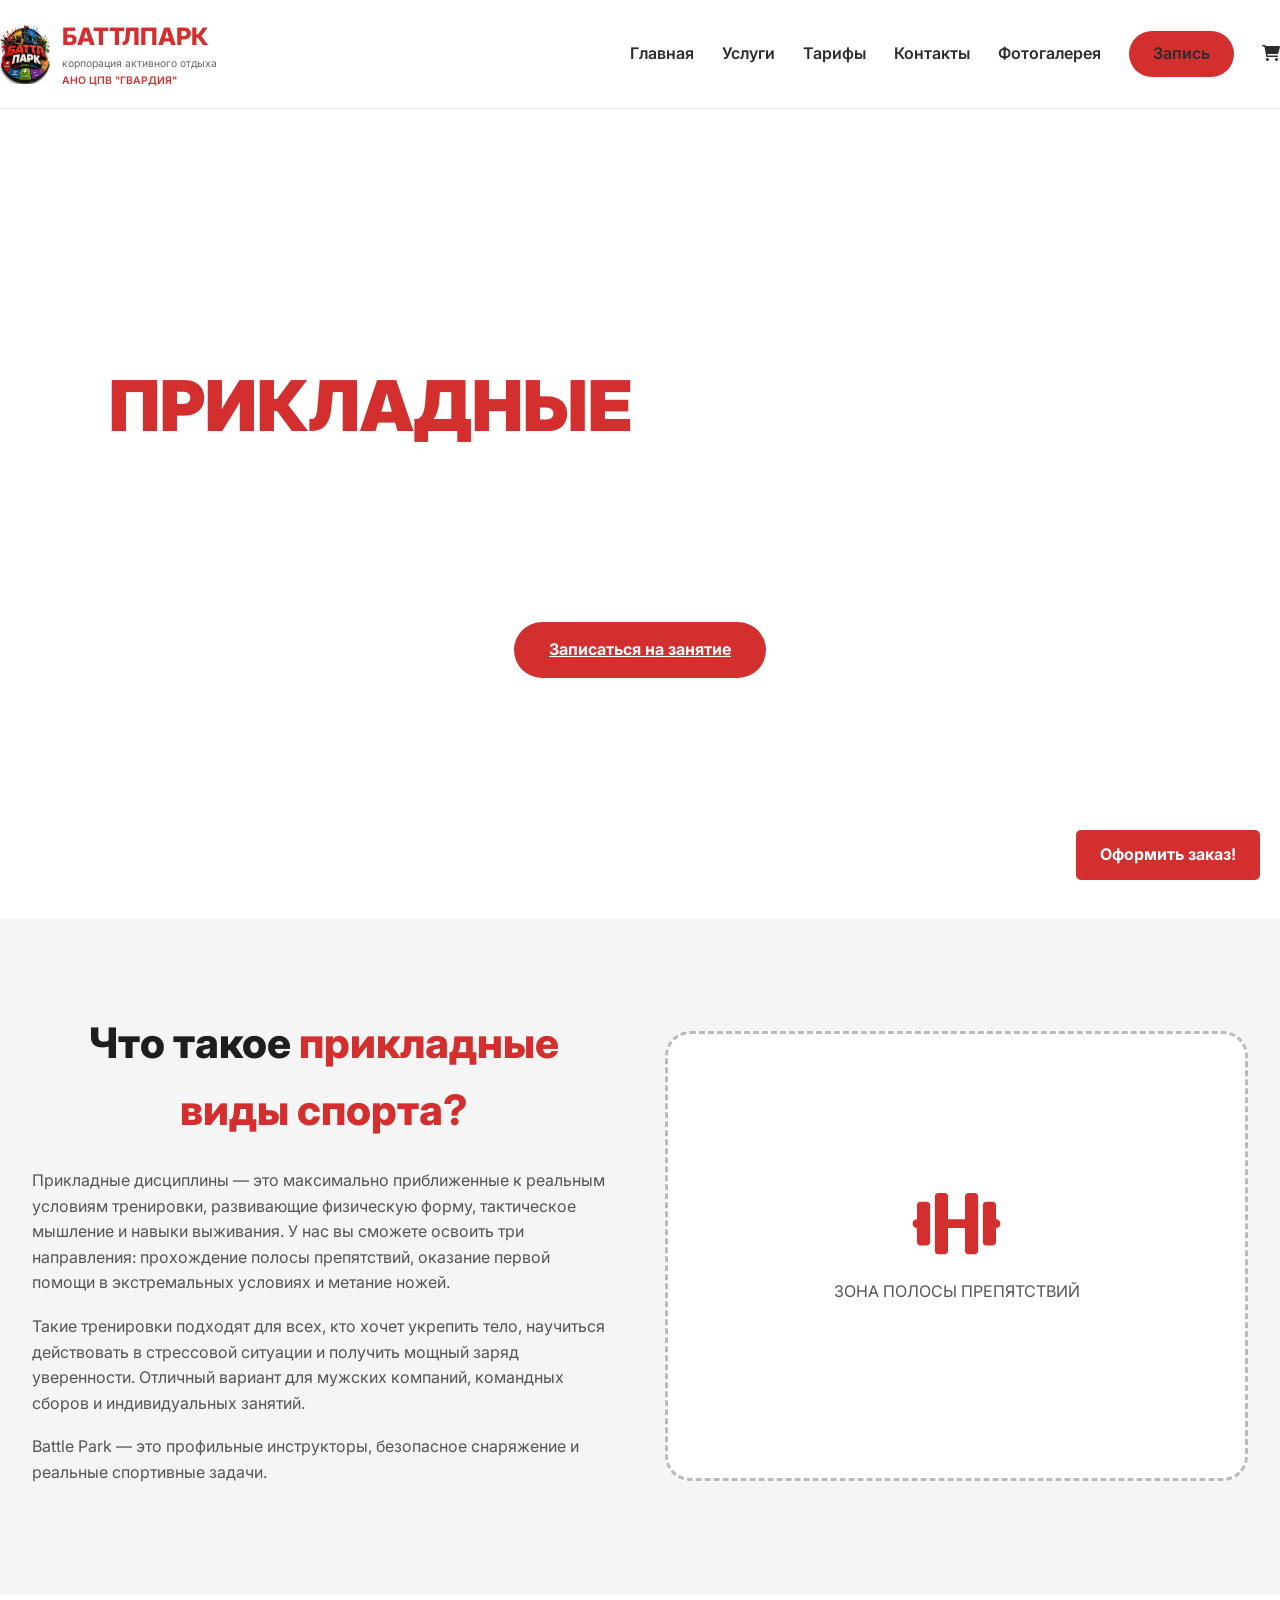
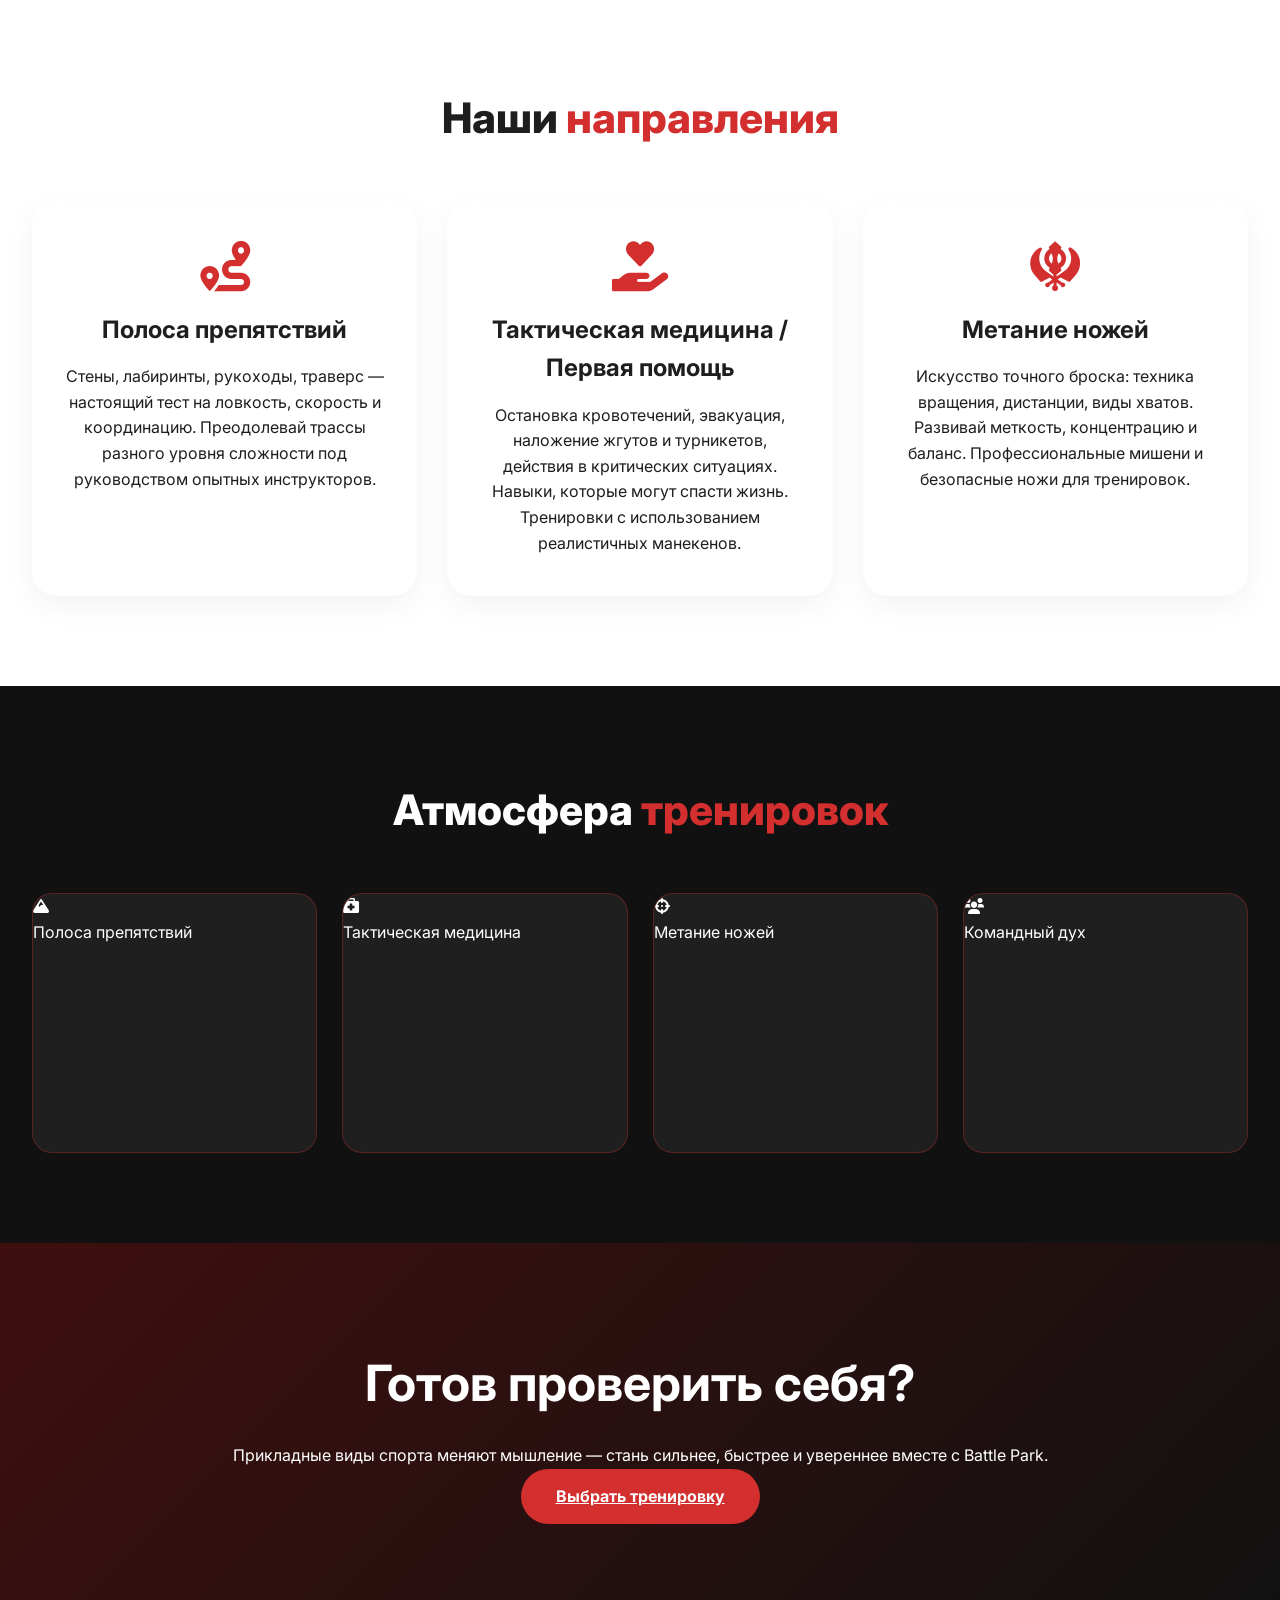
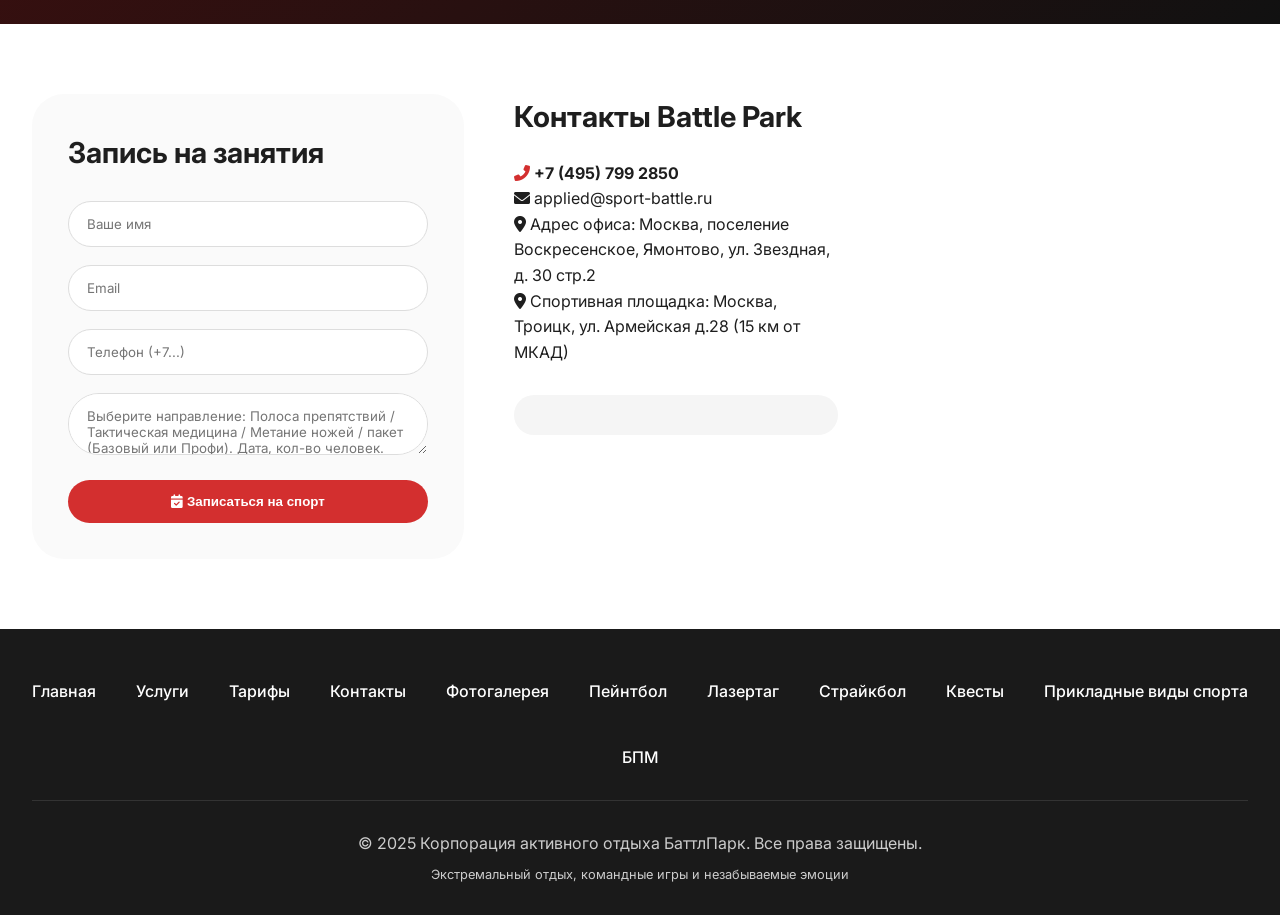
<file: applied_sports.html>
<!DOCTYPE html>
<html lang="ru">
<head>
<meta charset="UTF-8">
    <meta name="viewport" content="width=device-width, initial-scale=1.0, user-scalable=yes">
    <title>Прикладные виды спорта | БАТТЛПАРК</title>
    <link rel="stylesheet" href="https://cdn.jsdelivr.net/npm/swiper@11/swiper-bundle.min.css" />
    <link rel="stylesheet" href="https://cdnjs.cloudflare.com/ajax/libs/font-awesome/6.0.0-beta3/css/all.min.css">
    <link href="https://fonts.googleapis.com/css2?family=Inter:opsz,wght@14..32,300;14..32,400;14..32,500;14..32,600;14..32,700;14..32,800&display=swap" rel="stylesheet">
    <link rel="stylesheet" href="styles.css">
</head>

<body>

<!-- HEADER -->
<header>
    <div class="container header-flex">
        <div class="logo">
            <img src="images/photo_2026-05-28_11-14-37.jpg" alt="Логотип БаттлПарк" style="width: 50px; height: 60px;" class="logo-icon">
            <div class="logo-text">
                <h1><span>БАТТЛПАРК</span></h1>
                <p>корпорация активного отдыха</p>
                <p><a href="https://vk.com/cpvgvardiy">АНО ЦПВ "ГВАРДИЯ"</a></p>
            </div>
        </div>
        <div class="nav-pages">
            <a href="index.html">Главная</a>
            <a href="services.html">Услуги</a>
            <a href="tariffs-beta.html">Тарифы</a>
            <a href="contacts.html">Контакты</a>
            <a href="gallery.html">Фотогалерея</a>
            <a href="#booking" class="btn-red">Запись</a>
            <a href="cart.html" style="position:relative;text-decoration:none;">
                <i class="fas fa-shopping-cart"></i>
                <span class="cart-count" style="display:none;background:red;color:white;border-radius:50%;padding:2px 6px;font-size:12px;position:absolute;top:-10px;right:-15px;">0</span>
            </a>
        </div>
    </div>
</header>
<a href="tariffs-beta.html#applied-sports" class="floating-button">
        Оформить заказ!
    </a>

<!-- HERO -->
<section class="hero">
    <div class="hero-content">
        <h1><span>ПРИКЛАДНЫЕ</span> ВИДЫ СПОРТА</h1>
        <p>Полоса препятствий | Тактическая медицина | Метание ножей , и многое другое! Прокачай силу духа, выносливость и прикладные навыки.</p>
        <a href="#booking" class="hero-btn">Записаться на занятие</a>
    </div>
</section>

<!-- ABOUT (что это) -->
<section class="about">
    <div class="container about-grid">
        <div>
            <h2 class="section-title">Что такое <span>прикладные виды спорта?</span></h2>
            <p>Прикладные дисциплины — это максимально приближенные к реальным условиям тренировки, развивающие физическую форму, тактическое мышление и навыки выживания. У нас вы сможете освоить три направления: прохождение полосы препятствий, оказание первой помощи в экстремальных условиях и метание ножей.</p>
            <p>Такие тренировки подходят для всех, кто хочет укрепить тело, научиться действовать в стрессовой ситуации и получить мощный заряд уверенности. Отличный вариант для мужских компаний, командных сборов и индивидуальных занятий.</p>
            <p>Battle Park — это профильные инструкторы, безопасное снаряжение и реальные спортивные задачи.</p>
        </div>
        <div class="photo-placeholder">
            <i class="fas fa-dumbbell"></i>
            <p>ЗОНА ПОЛОСЫ ПРЕПЯТСТВИЙ</p>
        </div>
    </div>
</section>

<!-- FEATURES (три направления) -->
<section class="features">
    <div class="container">
        <h2 class="section-title" style="text-align:center;">Наши <span>направления</span></h2>
        <div class="features-grid">
            <div class="feature-card">
                <i class="fas fa-route"></i>
                <h3>Полоса препятствий</h3>
                <p>Стены, лабиринты, рукоходы, траверс — настоящий тест на ловкость, скорость и координацию. Преодолевай трассы разного уровня сложности под руководством опытных инструкторов.</p>
            </div>
            <div class="feature-card">
                <i class="fas fa-hand-holding-heart"></i>
                <h3>Тактическая медицина / Первая помощь</h3>
                <p>Остановка кровотечений, эвакуация, наложение жгутов и турникетов, действия в критических ситуациях. Навыки, которые могут спасти жизнь. Тренировки с использованием реалистичных манекенов.</p>
            </div>
            <div class="feature-card">
                <i class="fas fa-khanda"></i>
                <h3>Метание ножей</h3>
                <p>Искусство точного броска: техника вращения, дистанции, виды хватов. Развивай меткость, концентрацию и баланс. Профессиональные мишени и безопасные ножи для тренировок.</p>
            </div>
        </div>
    </div>
</section>

<!-- GALLERY (атмосфера) -->
<section class="gallery">
    <div class="container">
        <h2 class="section-title" style="text-align:center; color:white;">Атмосфера <span>тренировок</span></h2>
        <div class="gallery-grid">
            <div class="gallery-item"><i class="fas fa-mountain"></i><p>Полоса препятствий</p></div>
            <div class="gallery-item"><i class="fas fa-briefcase-medical"></i><p>Тактическая медицина</p></div>
            <div class="gallery-item"><i class="fas fa-crosshairs"></i><p>Метание ножей</p></div>
            <div class="gallery-item"><i class="fas fa-users"></i><p>Командный дух</p></div>
        </div>
    </div>
</section>

<!-- CTA -->
<section class="cta">
    <h2>Готов проверить себя?</h2>
    <p>Прикладные виды спорта меняют мышление — стань сильнее, быстрее и увереннее вместе с Battle Park.</p>
    <a href="#booking" class="hero-btn">Выбрать тренировку</a>
</section>

<!-- Блок записи + контакты -->
<section id="booking" class="form-section">
    <div class="container form-grid">
        <div class="form-box">
            <h3 style="font-size: 1.8rem; margin-bottom: 24px;">Запись на занятия</h3>
            <form id="bookingForm">
                <input type="text" id="name" placeholder="Ваше имя" required>
                <input type="email" id="email" placeholder="Email" required>
                <input type="tel" id="phone" placeholder="Телефон (+7...)" required>
                <textarea rows="2" placeholder="Выберите направление: Полоса препятствий / Тактическая медицина / Метание ножей / пакет (Базовый или Профи). Дата, кол-во человек."></textarea>
                <div id="phoneError" class="error-msg">Введите корректный номер телефона (10 цифр)</div>
                <button type="submit" class="btn-submit"><i class="fas fa-calendar-check"></i> Записаться на спорт</button>
            </form>
        </div>
        <div class="contact-details">
            <h3 style="font-size: 1.8rem; margin-bottom: 20px;">Контакты Battle Park</h3>
            <p><i class="fas fa-phone-alt" style="color:#D32F2F;"></i> <strong>+7 (495) 799 2850</strong></p>
            <p><i class="fas fa-envelope"></i> applied@sport-battle.ru</p>
            <p><i class="fas fa-map-marker-alt"></i> Адрес офиса: Москва, поселение Воскресенское, Ямонтово, ул. Звездная, д. 30 стр.2</p>
            <p><i class="fas fa-location-dot"></i> Спортивная площадка: Москва, Троицк, ул. Армейская д.28 (15 км от МКАД)</p>
            <div style="margin-top: 30px; background: #f5f5f5; border-radius: 28px; padding: 20px; text-align: center;">
            </div>
        </div>
        <div class="map" style="flex:1; min-width: 260px;">
            <iframe src="https://yandex.ru/map-widget/v1/?um=constructor%3Af5ffc430b7af9072c972394bd508bee6082765f5518d69232919e5d67344e231&amp;source=constructor" width="100%" height="300" frameborder="0" style="border-radius: 28px;"></iframe>                 
        </div> 
    </div>
</section>

<!-- ПОДВАЛ -->
<footer>
    <div class="container">
        <div class="footer-nav">
            <a href="index.html">Главная</a>
            <a href="services.html">Услуги</a>
            <a href="tariffs-beta.html">Тарифы</a>
            <a href="contacts.html">Контакты</a>
            <a href="gallery.html">Фотогалерея</a>
            <a href="paintball.html">Пейнтбол</a>
            <a href="lasertag.html">Лазертаг</a>
            <a href="strikeball.html">Страйкбол</a>
            <a href="kvesty.html">Квесты</a>
            <a href="applied_sports.html">Прикладные виды спорта</a>
            <a href="bpm.html">БПМ</a>
        </div>
        <div style="text-align: center; border-top: 1px solid #333; padding-top: 30px;">
            <p>© 2025 Корпорация активного отдыха БаттлПарк.  Все права защищены.</p>
            <p style="margin-top: 8px; font-size: 0.8rem;">Экстремальный отдых, командные игры и незабываемые эмоции</p>
        </div>
    </div>
</footer>

<script>
    document.getElementById('bookingForm').addEventListener('submit', function(e) {
        e.preventDefault();
        const phoneInput = document.getElementById('phone');
        const phoneVal = phoneInput.value.replace(/\D/g, '');
        const errorSpan = document.getElementById('phoneError');
        if(phoneVal.length < 10 || phoneVal.length > 11) {
            errorSpan.style.display = 'block';
            return;
        }
        errorSpan.style.display = 'none';
        alert('Спасибо, заявка на прикладной спорт принята! Наш инструктор свяжется с вами.');
        this.reset();
    });
</script>

<!-- Подключаем наш файл с корзиной -->
<script src="cart.js"></script>
<!-- КНОПКА "НАВЕРХ" -->
<button class="scroll-top-btn" id="scrollTopBtn">
    <i class="fas fa-arrow-up"></i>
</button>

<script>
    // Кнопка "Наверх"
    (function() {
        const scrollBtn = document.getElementById('scrollTopBtn');
        if (!scrollBtn) return;
        
        window.addEventListener('scroll', function() {
            if (window.scrollY > 500) {
                scrollBtn.classList.add('show');
            } else {
                scrollBtn.classList.remove('show');
            }
        });
        
        scrollBtn.addEventListener('click', function() {
            window.scrollTo({
                top: 0,
                behavior: 'smooth'
            });
        });
    })();
</script>
</body>
</html>
</file>
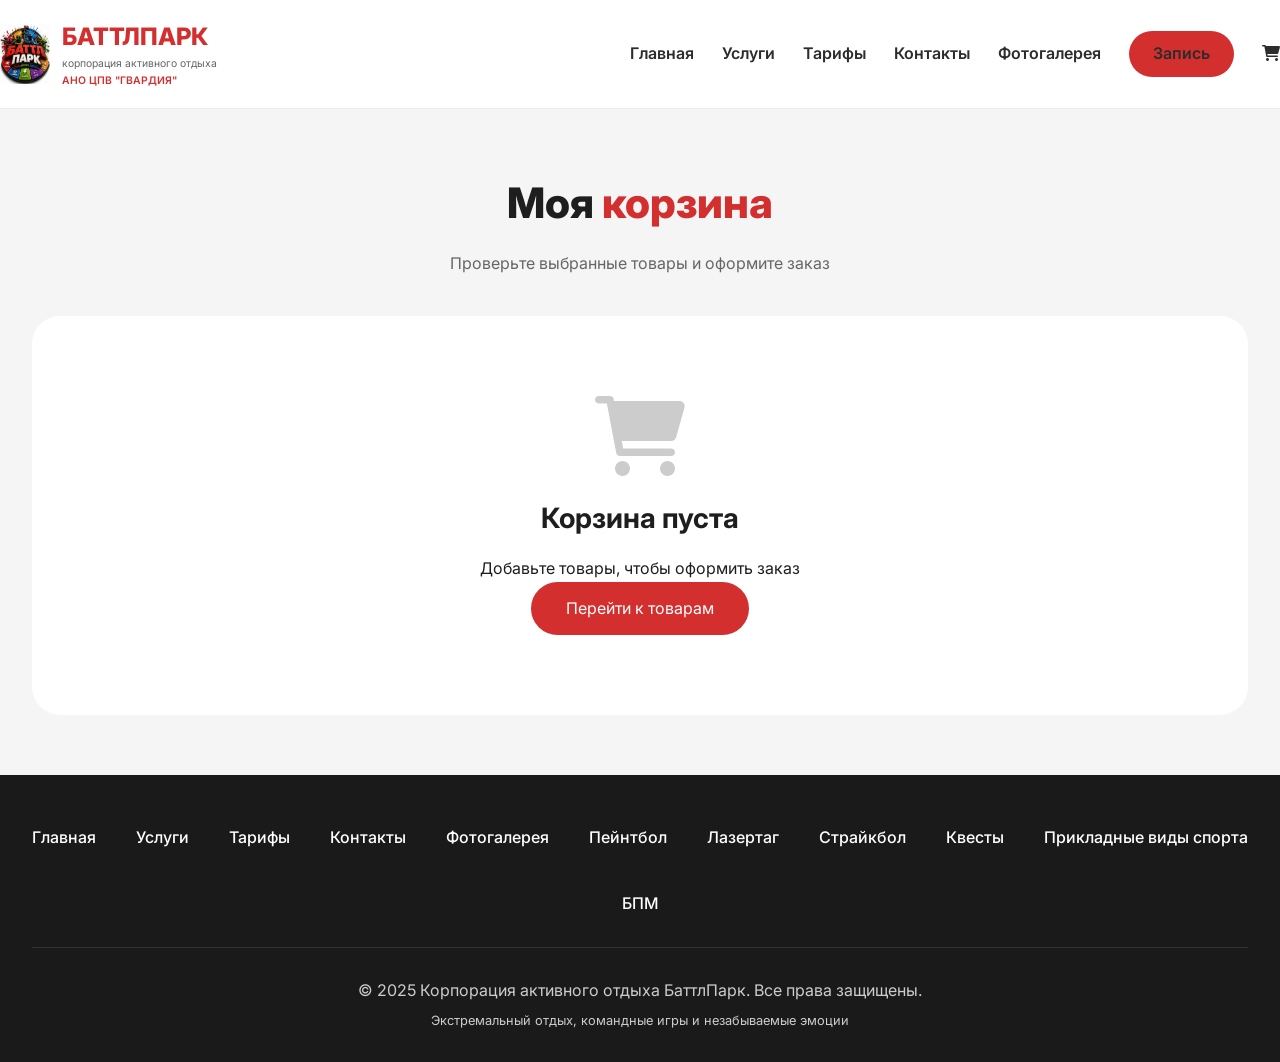
<file: cart.html>
<!DOCTYPE html>
<html lang="ru">
<head>
<meta charset="UTF-8">
    <meta name="viewport" content="width=device-width, initial-scale=1.0, user-scalable=yes">
    <title>Корзина | БАТТЛПАРК</title>
    <link rel="stylesheet" href="https://cdn.jsdelivr.net/npm/swiper@11/swiper-bundle.min.css" />
    <link rel="stylesheet" href="https://cdnjs.cloudflare.com/ajax/libs/font-awesome/6.0.0-beta3/css/all.min.css">
    <link href="https://fonts.googleapis.com/css2?family=Inter:opsz,wght@14..32,300;14..32,400;14..32,500;14..32,600;14..32,700;14..32,800&display=swap" rel="stylesheet">
    <link rel="stylesheet" href="styles.css">
</head>
<body>

<!-- HEADER -->
<header>
    <div class="container header-flex">
        <div class="logo">
            <img src="images/photo_2026-05-28_11-14-37.jpg" alt="Логотип БаттлПарк" style="width: 50px; height: 60px;" class="logo-icon">
            <div class="logo-text">
                <h1><span>БАТТЛПАРК</span></h1>
                <p>корпорация активного отдыха</p>
                <p><a href="https://vk.com/cpvgvardiy">АНО ЦПВ "ГВАРДИЯ"</a></p>
            </div>
        </div>
        <div class="nav-pages">
            <a href="index.html">Главная</a>
            <a href="services.html">Услуги</a>
            <a href="tariffs-beta.html">Тарифы</a>
            <a href="contacts.html">Контакты</a>
            <a href="gallery.html">Фотогалерея</a>
            <a href="#booking" class="btn-red">Запись</a>
            <a href="cart.html" style="position:relative;text-decoration:none;">
                <i class="fas fa-shopping-cart"></i>
                <span class="cart-count" style="display:none;background:red;color:white;border-radius:50%;padding:2px 6px;font-size:12px;position:absolute;top:-10px;right:-15px;">0</span>
            </a>
        </div>
    </div>
</header>

<!-- ОСНОВНОЙ КОНТЕНТ КОРЗИНЫ -->
<section class="cart-section">
    <div class="container">
        <h1 class="cart-title">Моя <span>корзина</span></h1>
        <p class="cart-subtitle">Проверьте выбранные товары и оформите заказ</p>
        
        <!-- Контейнер, куда будет подгружаться корзина -->
        <div id="cart-container"></div>
    </div>
</section>

<!-- FOOTER -->
<footer>
    <div class="container">
        <div class="footer-nav">
            <a href="index.html">Главная</a>
            <a href="services.html">Услуги</a>
            <a href="tariffs-beta.html">Тарифы</a>
            <a href="contacts.html">Контакты</a>
            <a href="gallery.html">Фотогалерея</a>
            <a href="paintball.html">Пейнтбол</a>
            <a href="lasertag.html">Лазертаг</a>
            <a href="strikeball.html">Страйкбол</a>
            <a href="kvesty.html">Квесты</a>
            <a href="applied_sports.html">Прикладные виды спорта</a>
            <a href="bpm.html">БПМ</a>
        </div>
        <div style="text-align: center; border-top: 1px solid #333; padding-top: 30px;">
            <p>© 2025 Корпорация активного отдыха БаттлПарк. Все права защищены.</p>
            <p style="margin-top: 8px; font-size: 0.8rem;">Экстремальный отдых, командные игры и незабываемые эмоции</p>
        </div>
    </div>
</footer>

<script src="cart.js"></script>

<script>
// Функция для отображения корзины в стиле сайта
function displayCart() {
    let cart = getCart();
    let container = document.getElementById('cart-container');
    
    if (!container) return;
    
    if (cart.length === 0) {
        container.innerHTML = `
            <div class="empty-cart">
                <i class="fas fa-shopping-cart"></i>
                <h3>Корзина пуста</h3>
                <p>Добавьте товары, чтобы оформить заказ</p>
                <a href="tariffs-beta.html" class="btn-shop"></i> Перейти к товарам</a>
            </div>
        `;
        updateCartCountIcon();
        return;
    }
    
    let html = `
        <table class="cart-table">
            <thead>
                <tr><th>Товар</th><th>Название</th><th>Цена</th><th>Количество</th><th>Сумма</th><th></th></tr>
            </thead>
            <tbody>
    `;
    
    for (let item of cart) {
        let total = item.price * item.quantity;
        let minQuantity = getItemMinQuantity(item.id);
        let isMinQuantity = item.quantity === minQuantity && minQuantity > 1;
        
        html += `
            <tr>
                <td data-label="Фото">
                    ${item.image ? `<img src="${item.image}" class="cart-product-img" onerror="this.src='https://placehold.co/70x70?text=No+Image'">` : '<div class="cart-product-img" style="background:#ddd; display:flex; align-items:center; justify-content:center;"><i class="fas fa-image" style="color:#aaa;"></i></div>'}
                </td>
                <td data-label="Товар" class="cart-product-name">${escapeHtml(item.name)}</td>
                <td data-label="Цена">${item.price.toLocaleString()} ₽</td>
                <td data-label="Количество">
                    <div class="cart-item-quantity">
                        <button class="cart-qty-minus" data-id="${item.id}" ${isMinQuantity ? 'data-warning="true"' : ''}>-</button>
                        <span class="cart-qty-value">${item.quantity}</span>
                        <button class="cart-qty-plus" data-id="${item.id}">+</button>
                        ${minQuantity > 1 ? `<div class="cart-qty-hint">мин: ${minQuantity} чел</div>` : ''}
                    </div>
                </td>
                <td data-label="Сумма"><strong>${total.toLocaleString()} ₽</strong></td>
                <td data-label="">
                    <button class="cart-remove-btn" data-id="${item.id}" title="Удалить">
                        <i class="fas fa-trash-alt"></i>
                    </button>
                </td>
            </tr>
        `;
    }
    
    let totalPrice = cart.reduce((sum, item) => sum + (item.price * item.quantity), 0);
    
    html += `
            </tbody>
        </table>
        <div class="cart-summary">
            <div class="summary-info">Итого: <span>${totalPrice.toLocaleString()} ₽</span></div>
            <div class="cart-actions">
                <button class="btn-clear" id="clearCartBtn"><i class="fas fa-trash-alt"></i> Очистить корзину</button>
                <button class="btn-checkout" id="checkoutBtn"><i class="fas fa-credit-card"></i> Оформить заказ</button>
            </div>
        </div>
        <a href="tariffs-beta.html" class="btn-back"><i class="fas fa-arrow-left"></i> Продолжить покупки</a>
    `;
    
    container.innerHTML = html;
    
    // Назначаем обработчики
    document.querySelectorAll('.cart-remove-btn').forEach(btn => {
        btn.onclick = () => { removeFromCart(btn.getAttribute('data-id')); displayCart(); };
    });
    
    document.querySelectorAll('.cart-qty-minus').forEach(btn => {
        btn.onclick = () => {
            let id = btn.getAttribute('data-id');
            let cart = getCart();
            let item = cart.find(i => i.id === id);
            let minQty = getItemMinQuantity(id);
            if (item && item.quantity > minQty) {
                updateQuantity(id, item.quantity - 1);
                displayCart();
            } else if (item && item.quantity === minQty && minQty > 1) {
                if (confirm(`Удалить "${item.name}" из корзины? Минимальное количество: ${minQty} человек.`)) {
                    removeFromCart(id);
                    displayCart();
                }
            } else {
                removeFromCart(id);
                displayCart();
            }
        };
    });
    
    document.querySelectorAll('.cart-qty-plus').forEach(btn => {
        btn.onclick = () => {
            let id = btn.getAttribute('data-id');
            let cart = getCart();
            let item = cart.find(i => i.id === id);
            if (item) {
                updateQuantity(id, item.quantity + 1);
                displayCart();
            }
        };
    });
    
    document.getElementById('clearCartBtn').onclick = () => { clearCart(); displayCart(); };
    document.getElementById('checkoutBtn').onclick = () => {
        let cart = getCart();
        if (cart.length === 0) { alert('Корзина пуста'); return; }
        let msg = 'Заказ:\n' + cart.map(i => `${i.name} x${i.quantity} = ${(i.price * i.quantity)}₽`).join('\n');
        msg += `\nИТОГО: ${cart.reduce((s,i)=>s+(i.price*i.quantity),0)}₽`;
        if(confirm(msg + '\n\nОтправить заявку?')) {
            window.location.href = `https://wa.me/74957992850?text=${encodeURIComponent(msg)}`;
        }
    };
}

function escapeHtml(str) {
    if (!str) return '';
    return str.replace(/[&<>]/g, function(m) {
        if (m === '&') return '&amp;';
        if (m === '<') return '&lt;';
        if (m === '>') return '&gt;';
        return m;
    });
}

document.addEventListener('DOMContentLoaded', function() {
    updateCartCountIcon();
    displayCart();
});
</script>

</body>
</html>
</file>
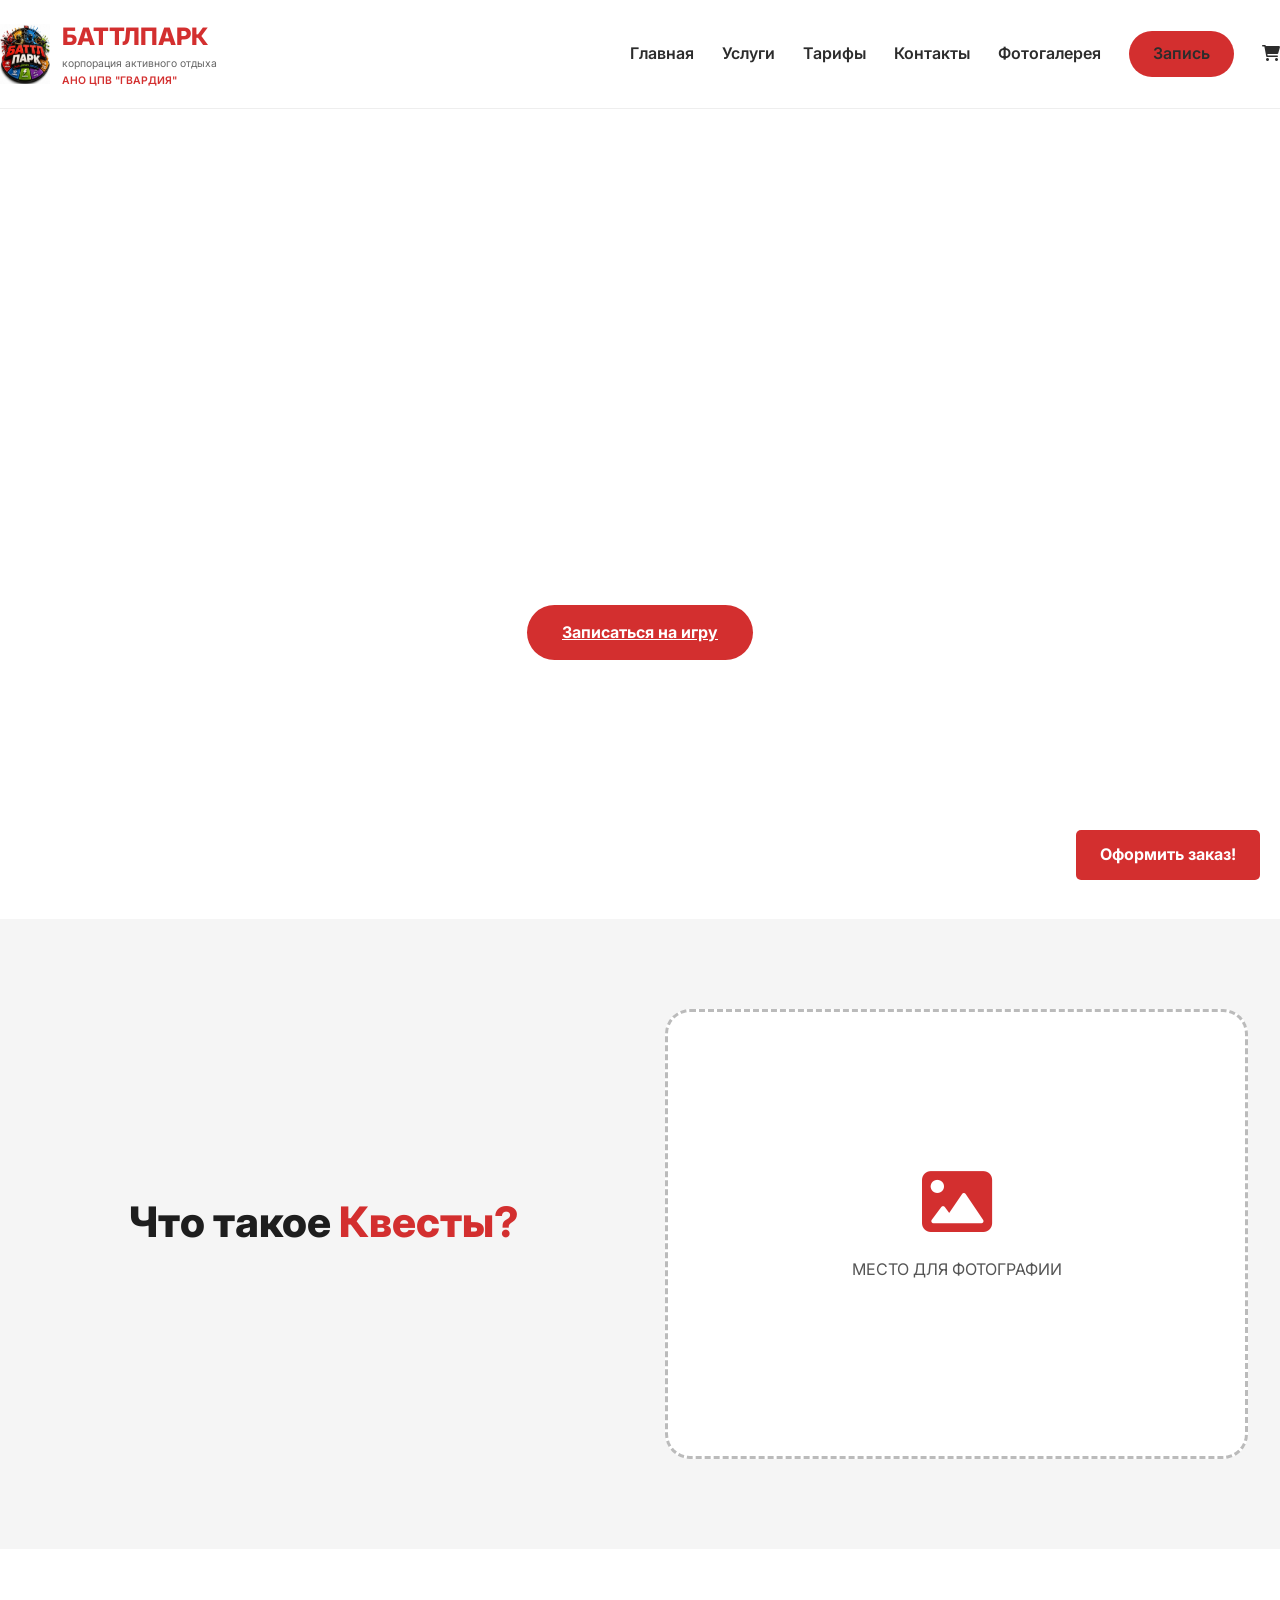
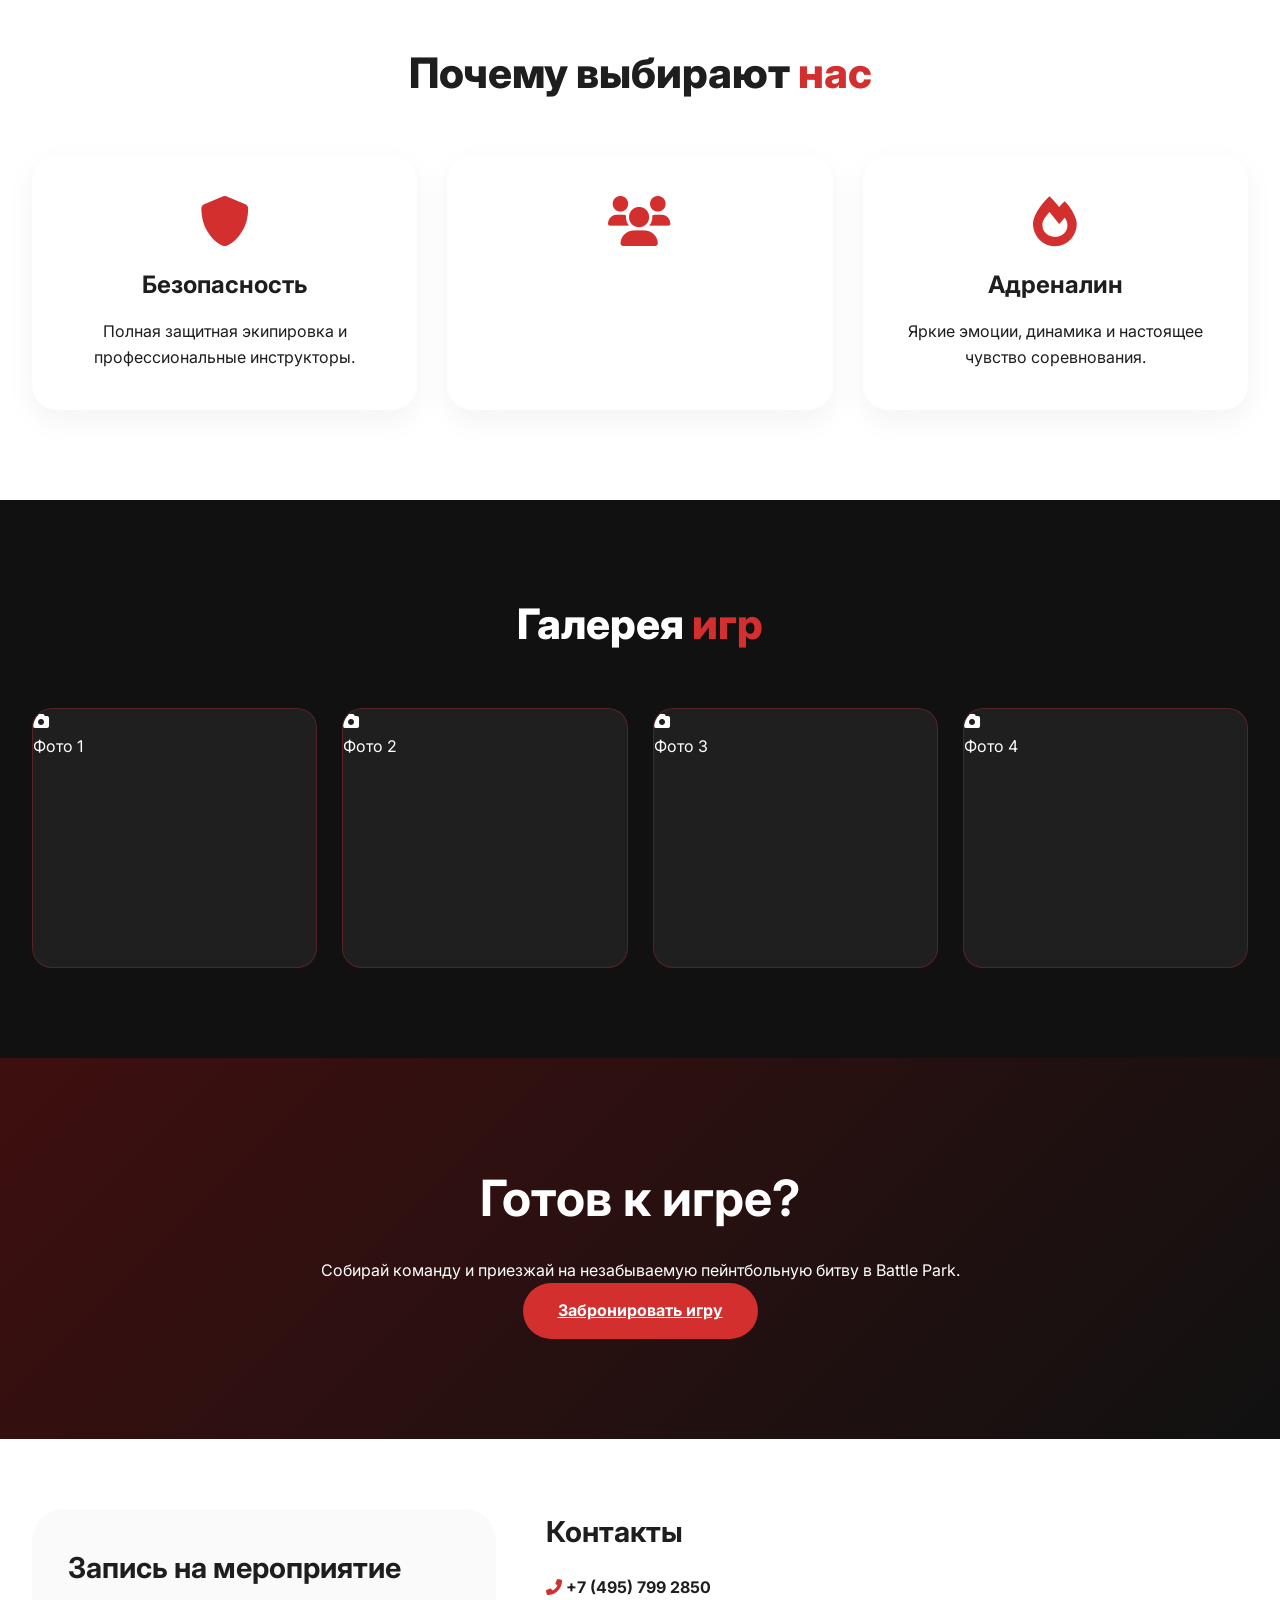
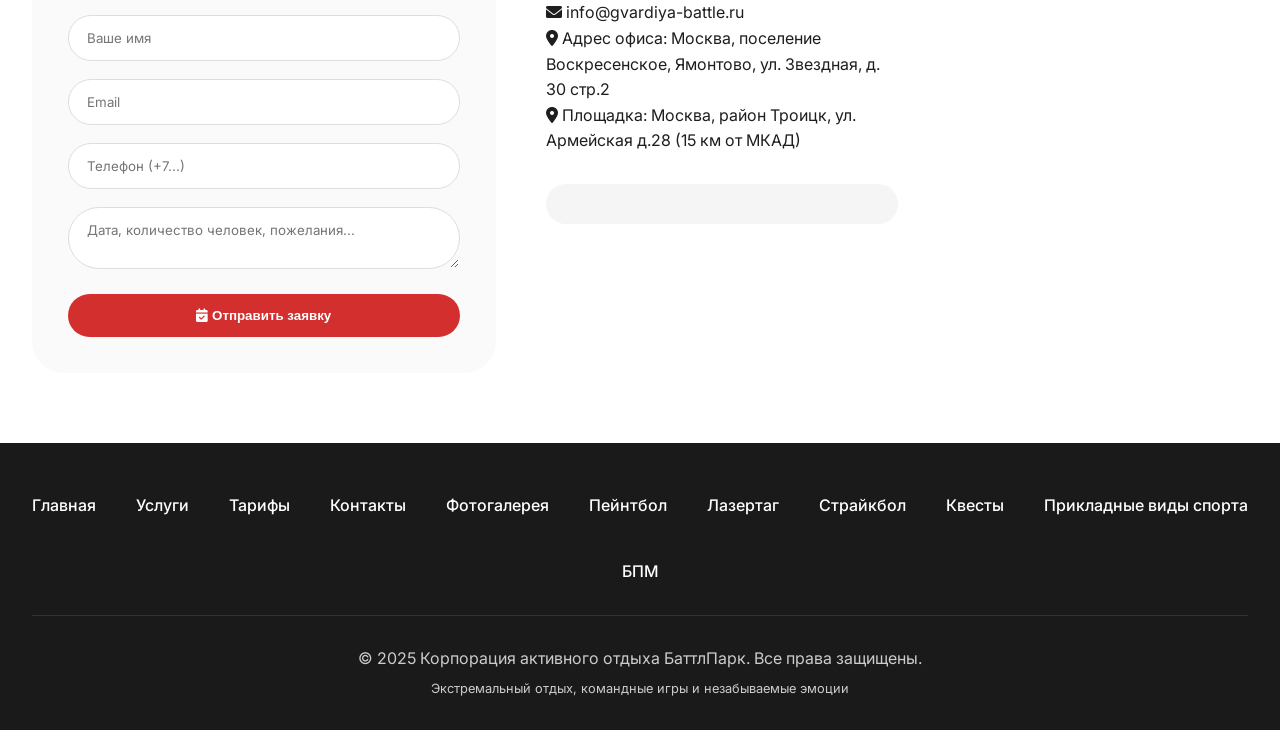
<file: kvest.html>
<!DOCTYPE html>
<html lang="ru">
<head>
<meta charset="UTF-8">
    <meta name="viewport" content="width=device-width, initial-scale=1.0, user-scalable=yes">
    <title>Квесты | БАТТЛПАРК</title>
    <link rel="stylesheet" href="https://cdn.jsdelivr.net/npm/swiper@11/swiper-bundle.min.css" />
    <link rel="stylesheet" href="https://cdnjs.cloudflare.com/ajax/libs/font-awesome/6.0.0-beta3/css/all.min.css">
    <link href="https://fonts.googleapis.com/css2?family=Inter:opsz,wght@14..32,300;14..32,400;14..32,500;14..32,600;14..32,700;14..32,800&display=swap" rel="stylesheet">
    <link rel="stylesheet" href="styles.css">
    <meta name="description" content="Квесты в БаттлПарк — военно-спортивные приключения. Сценарии: спасение заложника, разведка, диверсия. Для команд от 8 человек. Захватывающий сюжет и адреналин.">
</head>

<body>

<!-- HEADER -->

<header>
    <div class="container header-flex">
        <div class="logo">
            <img src="images/photo_2026-05-28_11-14-37.jpg" alt="Логотип БаттлПарк" style="width: 50px; height: 60px;" class="logo-icon">
            <div class="logo-text">
                <h1><span>БАТТЛПАРК</span></h1>
                <p>корпорация активного отдыха</p>
                <p><a href="https://vk.com/cpvgvardiy">АНО ЦПВ "ГВАРДИЯ"</a></p>
            </div>
        </div>
        <div class="nav-pages">
            <a href="index.html">Главная</a>
            <a href="services.html">Услуги</a>
            <a href="tariffs-beta.html">Тарифы</a>
            <a href="contacts.html">Контакты</a>
            <a href="gallery.html">Фотогалерея</a>
            <a href="#booking" class="btn-red">Запись</a>
            <a href="cart.html" style="position:relative;text-decoration:none;">
                <i class="fas fa-shopping-cart"></i>
                <span class="cart-count" style="display:none;background:red;color:white;border-radius:50%;padding:2px 6px;font-size:12px;position:absolute;top:-10px;right:-15px;">0</span>
            </a>
        </div>
    </div>
</header>
<a href="tariffs-beta.html" class="floating-button">
        Оформить заказ!
    </a>

<!-- HERO -->

<section class="hero">

    <div class="hero-content">
        <h1><span></span>КВЕСТЫ</h1>

        <p>
            Настоящие эмоции, командная игра, адреналин и незабываемые впечатления
            на лучшей площадке БаттлПарк.
        </p>

        <a href="#booking" class="hero-btn">
            Записаться на игру
        </a>
    </div>

</section>

<!-- ABOUT -->

<section class="about">

    <div class="container about-grid">

        <div>
            <h2 class="section-title">
                Что такое <span>Квесты?</span>
            </h2>

            <p>
                
            </p>

            <p>
                
            </p>

            <p>
                
            </p>
        </div>

        <!-- МЕСТО ДЛЯ ФОТО -->

        <div class="photo-placeholder">
            <i class="fas fa-image"></i>
            <p>МЕСТО ДЛЯ ФОТОГРАФИИ</p>
        </div>

    </div>

</section>

<!-- FEATURES -->

<section class="features">

    <div class="container">

        <h2 class="section-title" style="text-align:center;">
            Почему выбирают <span>нас</span>
        </h2>

        <div class="features-grid">

            <div class="feature-card">
                <i class="fas fa-shield-alt"></i>
                <h3>Безопасность</h3>
                <p>
                    Полная защитная экипировка и профессиональные инструкторы.
                </p>
            </div>

            <div class="feature-card">
                <i class="fas fa-users"></i>
                <h3></h3>
                <p>
                    
                </p>
            </div>

            <div class="feature-card">
                <i class="fas fa-fire"></i>
                <h3>Адреналин</h3>
                <p>
                    Яркие эмоции, динамика и настоящее чувство соревнования.
                </p>
            </div>

        </div>

    </div>

</section>

<!-- GALLERY -->

<section class="gallery">

    <div class="container">

        <h2 class="section-title" style="text-align:center; color:white;">
            Галерея <span>игр</span>
        </h2>

        <div class="gallery-grid">

            <div class="gallery-item">
                <i class="fas fa-camera"></i>
                <p>Фото 1</p>
            </div>

            <div class="gallery-item">
                <i class="fas fa-camera"></i>
                <p>Фото 2</p>
            </div>

            <div class="gallery-item">
                <i class="fas fa-camera"></i>
                <p>Фото 3</p>
            </div>

            <div class="gallery-item">
                <i class="fas fa-camera"></i>
                <p>Фото 4</p>
            </div>

        </div>

    </div>

</section>

<!-- CTA -->

<section class="cta">

    <h2>Готов к игре?</h2>

    <p>
        Собирай команду и приезжай на незабываемую пейнтбольную битву
        в Battle Park.
    </p>

    <a href="#booking" class="hero-btn">
        Забронировать игру
    </a>

</section>

<section id="booking" class="form-section">
        <div class="container form-grid">
            <div class="form-box">
                <h3 style="font-size: 1.8rem; margin-bottom: 24px;">Запись на мероприятие</h3>
                <form id="bookingForm">
                    <input type="text" id="name" placeholder="Ваше имя" required>
                    <input type="email" id="email" placeholder="Email" required>
                    <input type="tel" id="phone" placeholder="Телефон (+7...)" required>
                    <textarea rows="2" placeholder="Дата, количество человек, пожелания..."></textarea>
                    <div id="phoneError" class="error-msg">Введите корректный номер телефона (10 цифр)</div>
                    <button type="submit" class="btn-submit"><i class="fas fa-calendar-check"></i> Отправить заявку</button>
                </form>
            </div>
            <div class="contact-details">
                <h3 style="font-size: 1.8rem; margin-bottom: 20px;">Контакты</h3>
                <p><i class="fas fa-phone-alt" style="color:#D32F2F;"></i> <strong>+7 (495) 799 2850</strong></p>
                <p><i class="fas fa-envelope"></i> info@gvardiya-battle.ru</p>
                <p><i class="fas fa-map-marker-alt"></i> Адрес офиса: Москва, поселение Воскресенское, Ямонтово, ул. Звездная, д. 30 стр.2</p>
                <p><i class="fas fa-location-dot"></i> Площадка: Москва, район Троицк, ул. Армейская д.28 (15 км от МКАД)</p>
                <div style="margin-top: 30px; background: #f5f5f5; border-radius: 28px; padding: 20px; text-align: center;">
                </div>
                </div>
                 <div class="map">
                   <iframe src="https://yandex.ru/map-widget/v1/?um=constructor%3Af5ffc430b7af9072c972394bd508bee6082765f5518d69232919e5d67344e231&amp;source=constructor" width="400" height="300" frameborder="0"></iframe>                 
                </div> 
            </div>
        </div>
    </section>

    <!-- ПОДВАЛ с навигацией (другие страницы) -->
    <footer>
    <div class="container">
        <div class="footer-nav">
            <a href="index.html">Главная</a>
            <a href="services.html">Услуги</a>
            <a href="tariffs-beta.html">Тарифы</a>
            <a href="contacts.html">Контакты</a>
            <a href="gallery.html">Фотогалерея</a>
            <a href="paintball.html">Пейнтбол</a>
            <a href="lasertag.html">Лазертаг</a>
            <a href="strikeball.html">Страйкбол</a>
            <a href="kvesty.html">Квесты</a>
            <a href="applied_sports.html">Прикладные виды спорта</a>
            <a href="bpm.html">БПМ</a>
        </div>
        <div style="text-align: center; border-top: 1px solid #333; padding-top: 30px;">
            <p>© 2025 Корпорация активного отдыха БаттлПарк.  Все права защищены.</p>
            <p style="margin-top: 8px; font-size: 0.8rem;">Экстремальный отдых, командные игры и незабываемые эмоции</p>
        </div>
    </div>
</footer>
<!-- Подключаем наш файл с корзиной -->
<script src="cart.js"></script>
<!-- КНОПКА "НАВЕРХ" -->
<button class="scroll-top-btn" id="scrollTopBtn">
    <i class="fas fa-arrow-up"></i>
</button>

<script>
    // Кнопка "Наверх"
    (function() {
        const scrollBtn = document.getElementById('scrollTopBtn');
        if (!scrollBtn) return;
        
        window.addEventListener('scroll', function() {
            if (window.scrollY > 500) {
                scrollBtn.classList.add('show');
            } else {
                scrollBtn.classList.remove('show');
            }
        });
        
        scrollBtn.addEventListener('click', function() {
            window.scrollTo({
                top: 0,
                behavior: 'smooth'
            });
        });
    })();
</script>
</body>
</html>
</file>
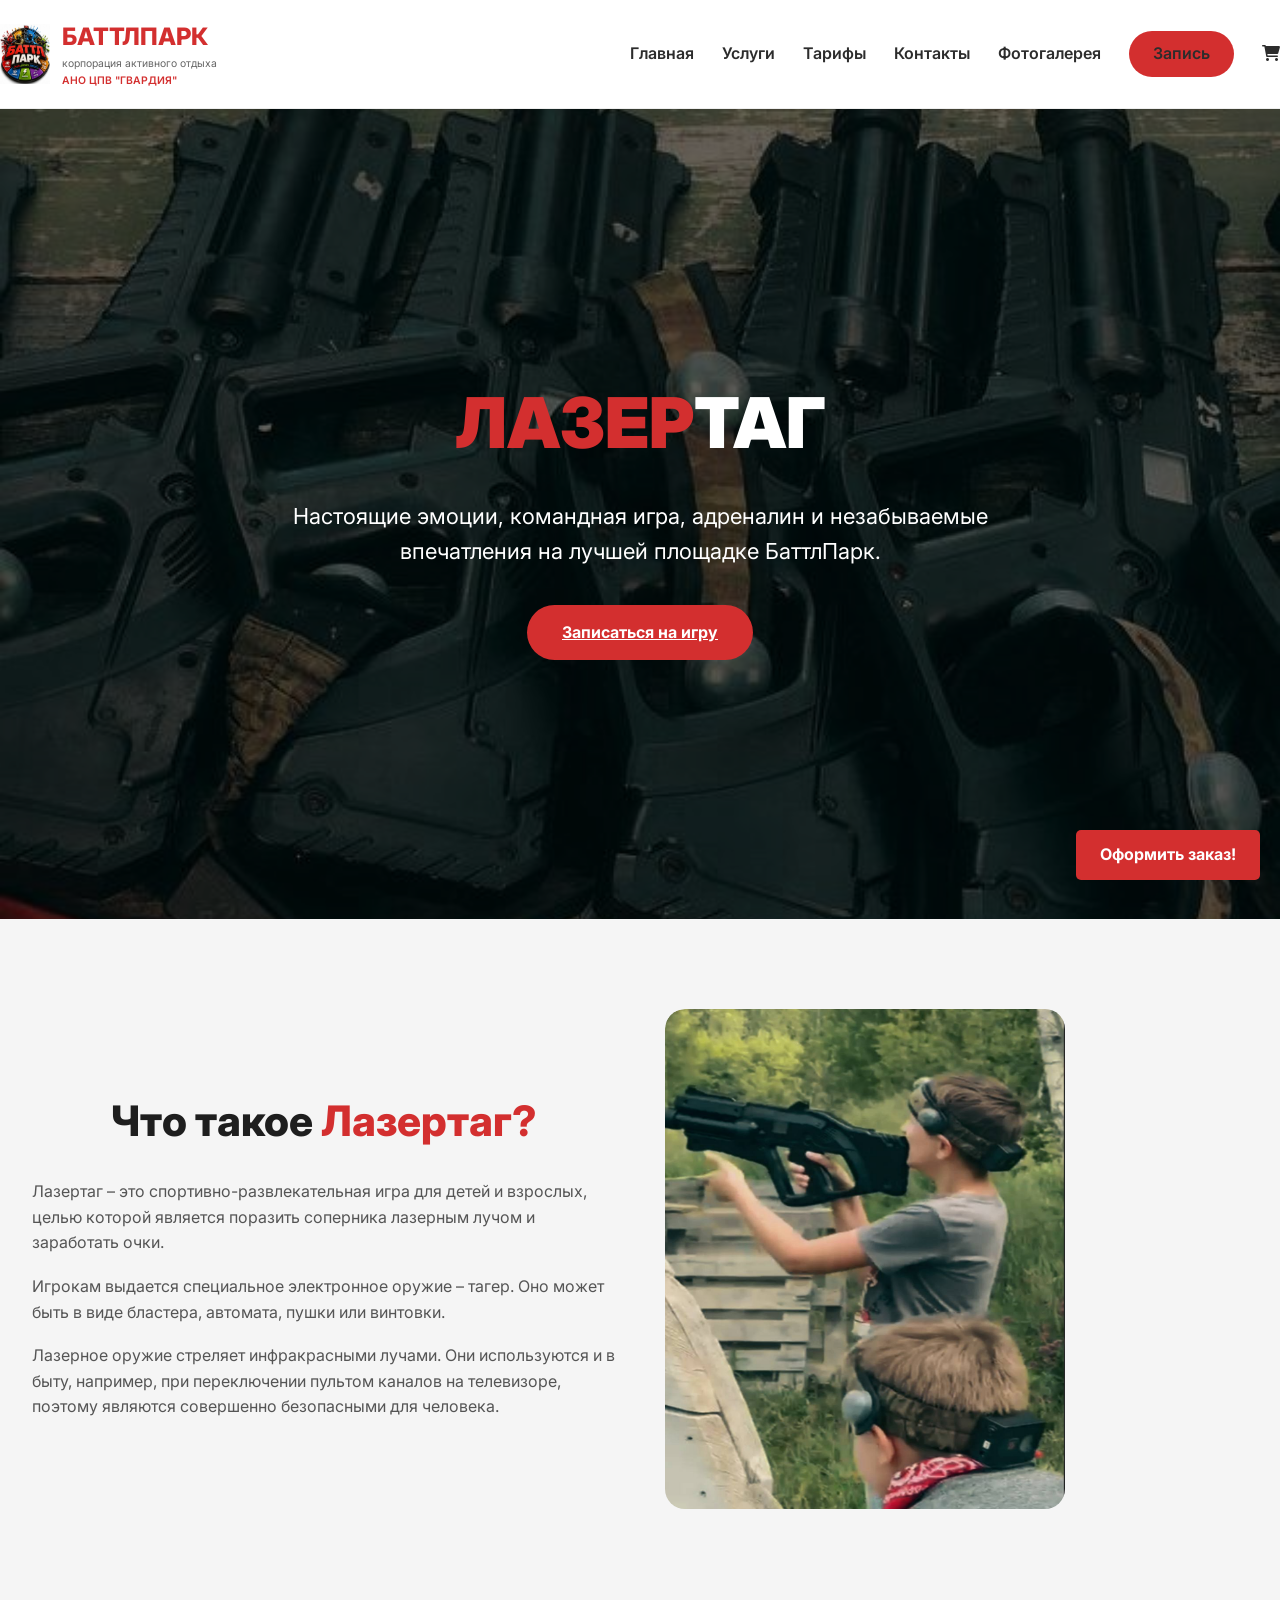
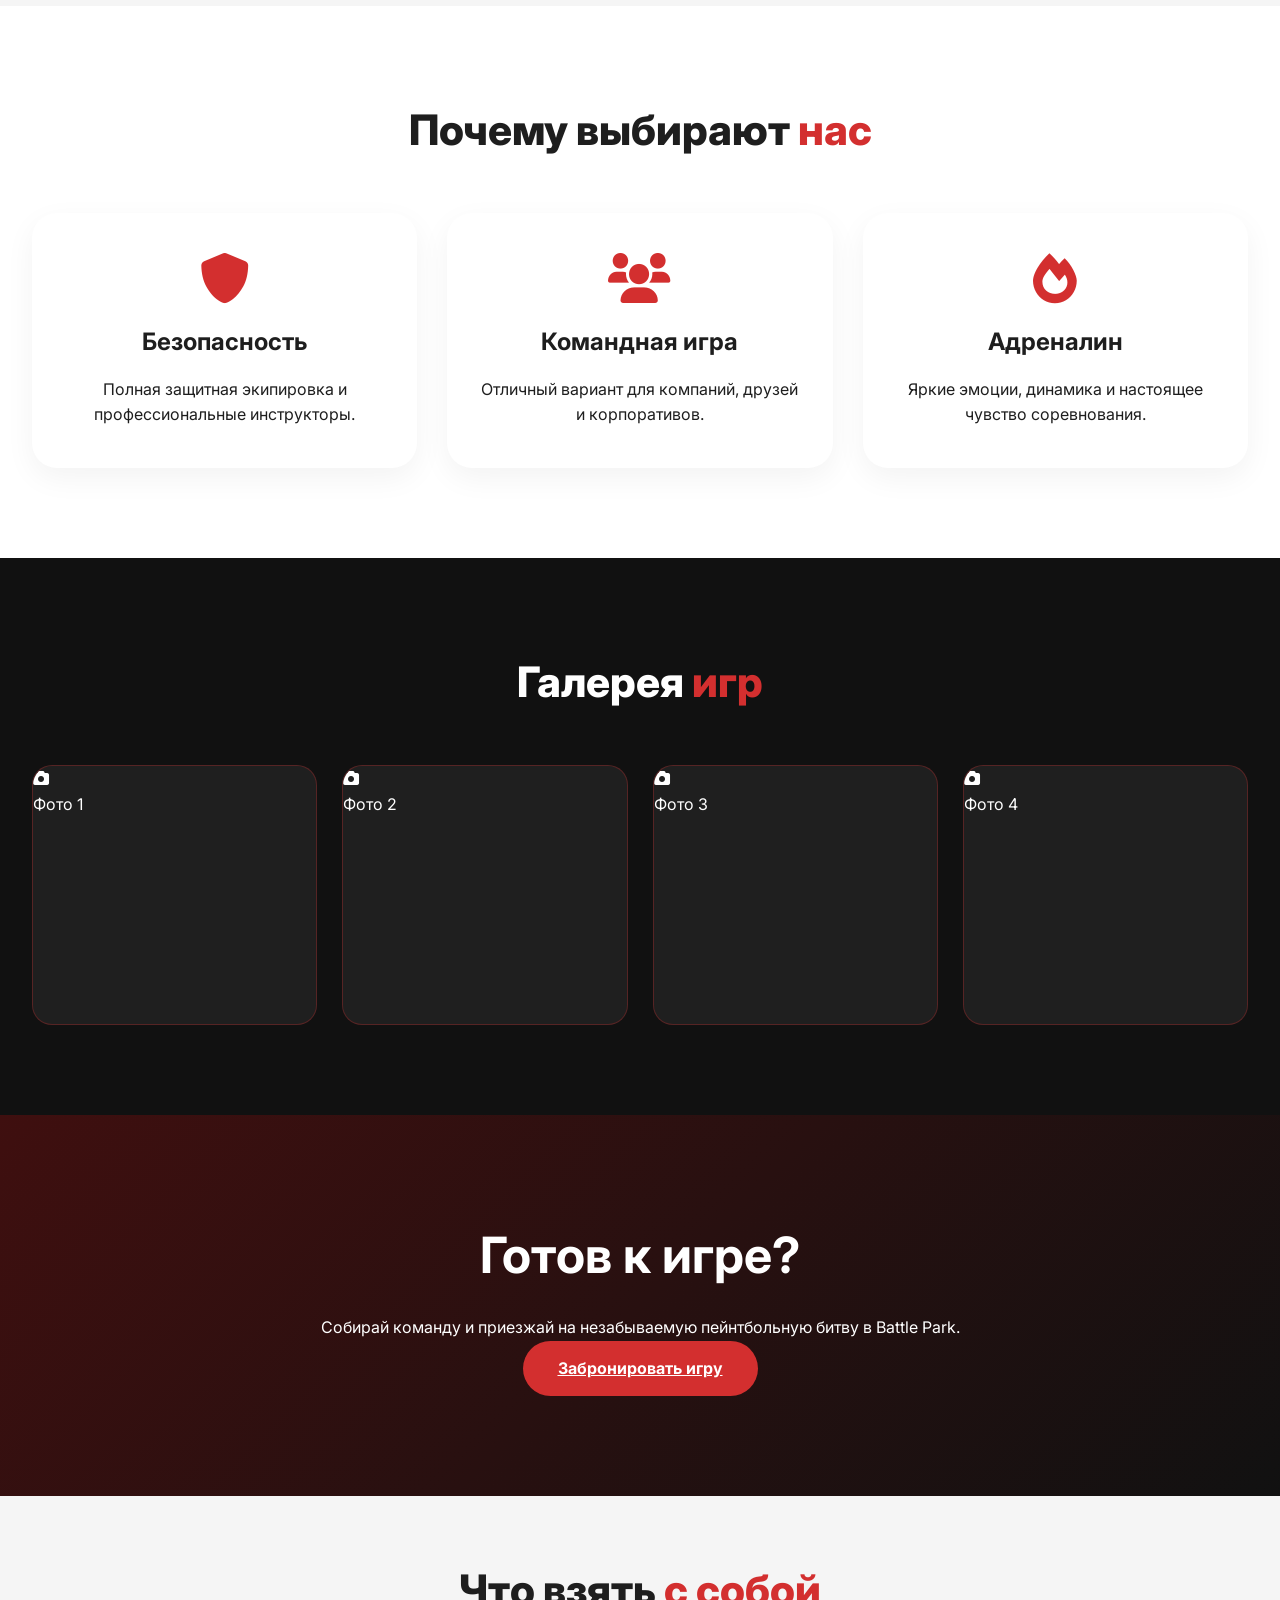
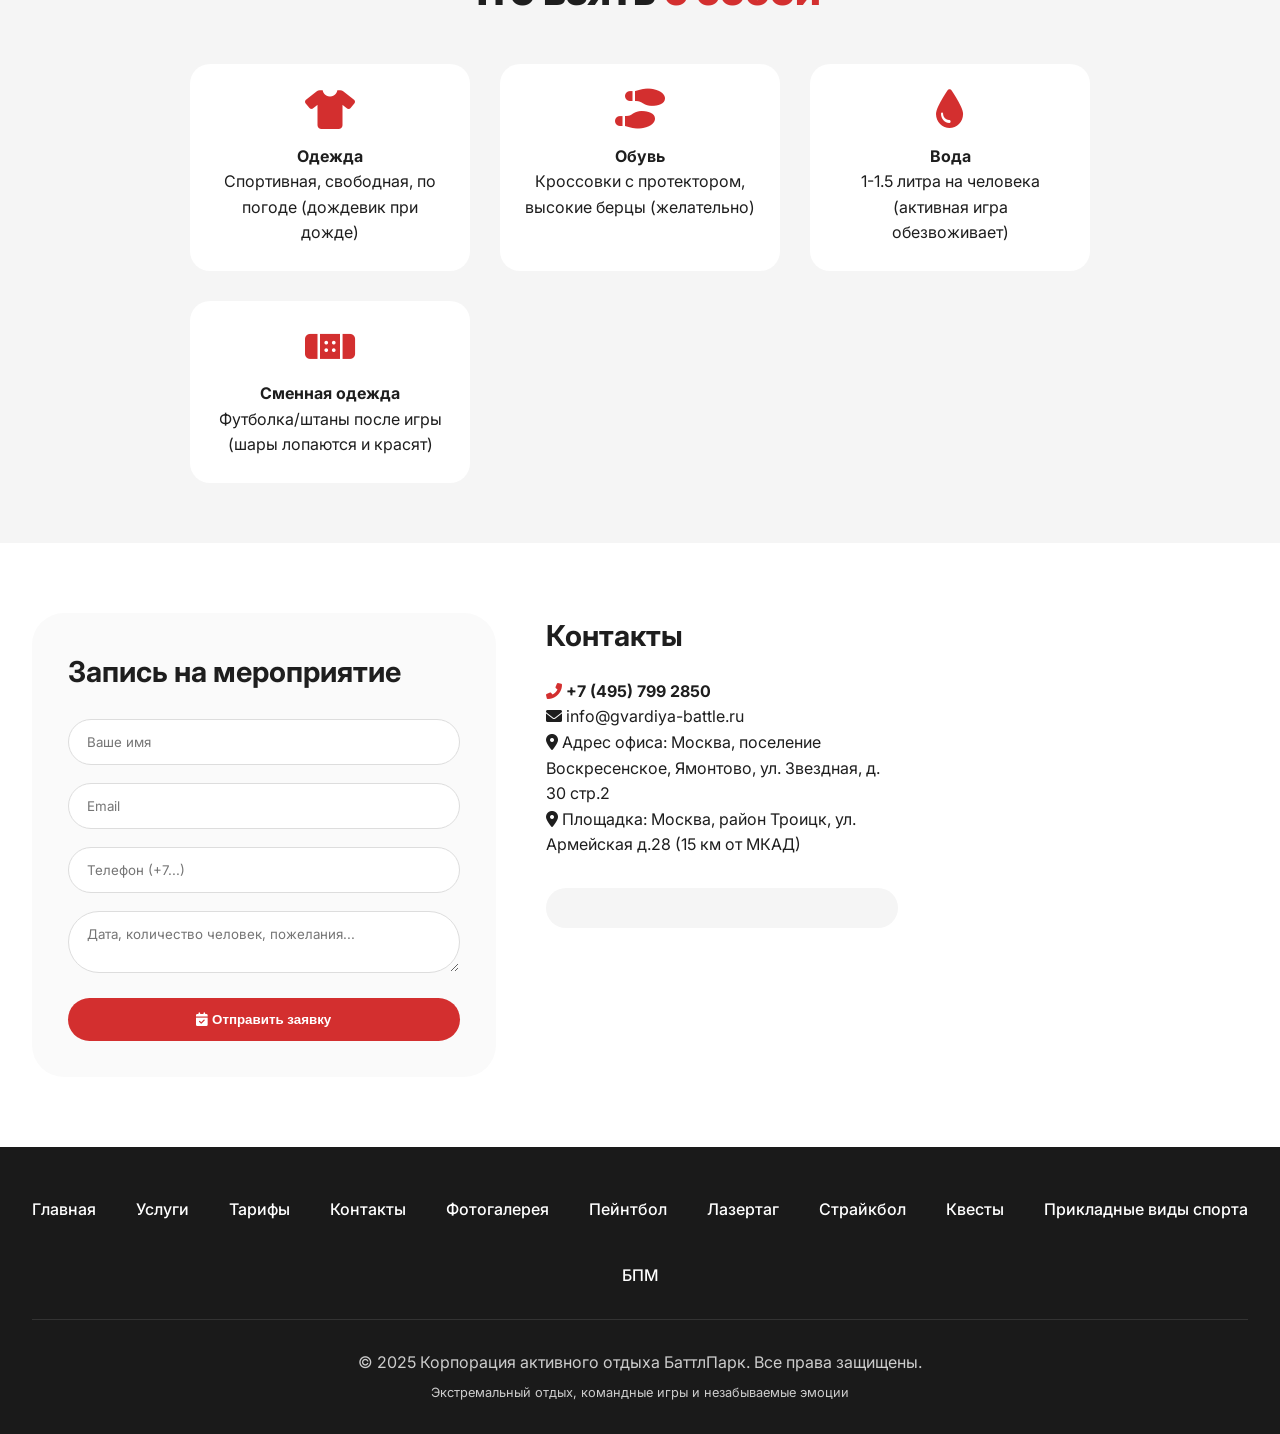
<file: lasertag.html>
<!DOCTYPE html>
<html lang="ru">
<head>
    <meta charset="UTF-8">
    <meta name="viewport" content="width=device-width, initial-scale=1.0, user-scalable=yes">
    <title>Лазертаг | БАТТЛПАРК</title>
    <link rel="stylesheet" href="https://cdn.jsdelivr.net/npm/swiper@11/swiper-bundle.min.css" />
    <link rel="stylesheet" href="https://cdnjs.cloudflare.com/ajax/libs/font-awesome/6.0.0-beta3/css/all.min.css">
    <link href="https://fonts.googleapis.com/css2?family=Inter:opsz,wght@14..32,300;14..32,400;14..32,500;14..32,600;14..32,700;14..32,800&display=swap" rel="stylesheet">
    <link rel="stylesheet" href="styles.css">
    <meta name="description" content="Лазертаг в БаттлПарк — безопасная лазерная игра для детей и взрослых. Реалистичные бластеры, интересные сценарии, профессиональные инструкторы. От 1150 ₽/чел.">
</head>

<body>

<!-- HEADER -->

<header>
    <div class="container header-flex">
        <div class="logo">
            <img src="images/photo_2026-05-28_11-14-37.jpg" alt="Логотип БаттлПарк" style="width: 50px; height: 60px;" class="logo-icon">
            <div class="logo-text">
                <h1><span>БАТТЛПАРК</span></h1>
                <p>корпорация активного отдыха</p>
                <p><a href="https://vk.com/cpvgvardiy">АНО ЦПВ "ГВАРДИЯ"</a></p>
            </div>
        </div>
        <div class="nav-pages">
            <a href="index.html">Главная</a>
            <a href="services.html">Услуги</a>
            <a href="tariffs-beta.html">Тарифы</a>
            <a href="contacts.html">Контакты</a>
            <a href="gallery.html">Фотогалерея</a>
            <a href="#booking" class="btn-red">Запись</a>
            <a href="cart.html" style="position:relative;text-decoration:none;">
                <i class="fas fa-shopping-cart"></i>
                <span class="cart-count" style="display:none;background:red;color:white;border-radius:50%;padding:2px 6px;font-size:12px;position:absolute;top:-10px;right:-15px;">0</span>
            </a>
        </div>
    </div>
</header>
<a href="tariffs-beta.html#lasertag" class="floating-button">
        Оформить заказ!
    </a>

<!-- HERO -->
        <section class="hero">
        <img src="images/photo_2026-06-04_20-08-39.jpg"  class="hero-bg-image">
        <div class="hero-overlay-dark"></div>
        <div class="hero-content">
        <h1><span>ЛАЗЕР</span>ТАГ</h1>
        <p>
            Настоящие эмоции, командная игра, адреналин и незабываемые впечатления
            на лучшей площадке БаттлПарк.
        </p>
        <a href="#booking" class="hero-btn">
            Записаться на игру
        </a>
    </div>

</section>

<!-- ABOUT -->

<section class="about">
    <div class="container about-grid">
        <div>
            <h2 class="section-title">Что такое <span>Лазертаг?</span></h2>
            <p>Лазертаг – это спортивно-развлекательная игра для детей и взрослых, целью которой является поразить соперника лазерным лучом и заработать очки.</p>
            <p>Игрокам выдается специальное электронное оружие – тагер. Оно может быть в виде бластера, автомата, пушки или винтовки.</p>
            <p>Лазерное оружие стреляет инфракрасными лучами. Они используются и в быту, например, при переключении пультом каналов на телевизоре, поэтому являются совершенно безопасными для человека.</p>
        </div>
        <div class="about-photo-container">
            <img src="images/photo_2026-06-04_20-24-45.png" alt="Лазертаг" style="width: 400px; height: 500px;" class="about-photo">
        </div>
    </div>
</section>

<!-- FEATURES -->

<section class="features">

    <div class="container">

        <h2 class="section-title" style="text-align:center;">
            Почему выбирают <span>нас</span>
        </h2>

        <div class="features-grid">

            <div class="feature-card">
                <i class="fas fa-shield-alt"></i>
                <h3>Безопасность</h3>
                <p>
                    Полная защитная экипировка и профессиональные инструкторы.
                </p>
            </div>

            <div class="feature-card">
                <i class="fas fa-users"></i>
                <h3>Командная игра</h3>
                <p>
                    Отличный вариант для компаний, друзей и корпоративов.
                </p>
            </div>

            <div class="feature-card">
                <i class="fas fa-fire"></i>
                <h3>Адреналин</h3>
                <p>
                    Яркие эмоции, динамика и настоящее чувство соревнования.
                </p>
            </div>

        </div>

    </div>

</section>

<!-- GALLERY -->

<section class="gallery">

    <div class="container">

        <h2 class="section-title" style="text-align:center; color:white;">
            Галерея <span>игр</span>
        </h2>

        <div class="gallery-grid">

            <div class="gallery-item">
                <i class="fas fa-camera"></i>
                <p>Фото 1</p>
            </div>

            <div class="gallery-item">
                <i class="fas fa-camera"></i>
                <p>Фото 2</p>
            </div>

            <div class="gallery-item">
                <i class="fas fa-camera"></i>
                <p>Фото 3</p>
            </div>

            <div class="gallery-item">
                <i class="fas fa-camera"></i>
                <p>Фото 4</p>
            </div>

        </div>

    </div>

</section>

<!-- CTA -->

<section class="cta">

    <h2>Готов к игре?</h2>

    <p>
        Собирай команду и приезжай на незабываемую пейнтбольную битву
        в Battle Park.
    </p>

    <a href="#booking" class="hero-btn">
        Забронировать игру
    </a>

</section>
<!-- БЛОК: РЕКОМЕНДАЦИИ (ЧТО ВЗЯТЬ С СОБОЙ) -->
<section class="recommendations" style="padding: 60px 0; background: var(--light-gray);">
    <div class="container">
        <h2 class="section-title" style="text-align: center;">Что взять <span>с собой</span></h2>
        <div style="display: grid; grid-template-columns: repeat(auto-fit, minmax(250px, 1fr)); gap: 30px; margin-top: 40px; max-width: 900px; margin-left: auto; margin-right: auto;">
            <div style="background: white; border-radius: 20px; padding: 25px; text-align: center;">
                <i class="fas fa-tshirt" style="font-size: 40px; color: #D32F2F; margin-bottom: 15px;"></i>
                <h4>Одежда</h4>
                <p>Спортивная, свободная, по погоде (дождевик при дожде)</p>
            </div>
            <div style="background: white; border-radius: 20px; padding: 25px; text-align: center;">
                <i class="fas fa-shoe-prints" style="font-size: 40px; color: #D32F2F; margin-bottom: 15px;"></i>
                <h4>Обувь</h4>
                <p>Кроссовки с протектором, высокие берцы (желательно)</p>
            </div>
            <div style="background: white; border-radius: 20px; padding: 25px; text-align: center;">
                <i class="fas fa-tint" style="font-size: 40px; color: #D32F2F; margin-bottom: 15px;"></i>
                <h4>Вода</h4>
                <p>1-1.5 литра на человека (активная игра обезвоживает)</p>
            </div>
            <div style="background: white; border-radius: 20px; padding: 25px; text-align: center;">
                <i class="fas fa-band-aid" style="font-size: 40px; color: #D32F2F; margin-bottom: 15px;"></i>
                <h4>Сменная одежда</h4>
                <p>Футболка/штаны после игры (шары лопаются и красят)</p>
            </div>
        </div>
    </div>
</section>

<section id="booking" class="form-section">
        <div class="container form-grid">
            <div class="form-box">
                <h3 style="font-size: 1.8rem; margin-bottom: 24px;">Запись на мероприятие</h3>
                <form id="bookingForm">
                    <input type="text" id="name" placeholder="Ваше имя" required>
                    <input type="email" id="email" placeholder="Email" required>
                    <input type="tel" id="phone" placeholder="Телефон (+7...)" required>
                    <textarea rows="2" placeholder="Дата, количество человек, пожелания..."></textarea>
                    <div id="phoneError" class="error-msg">Введите корректный номер телефона (10 цифр)</div>
                    <button type="submit" class="btn-submit"><i class="fas fa-calendar-check"></i> Отправить заявку</button>
                </form>
            </div>
            <div class="contact-details">
                <h3 style="font-size: 1.8rem; margin-bottom: 20px;">Контакты</h3>
                <p><i class="fas fa-phone-alt" style="color:#D32F2F;"></i> <strong>+7 (495) 799 2850</strong></p>
                <p><i class="fas fa-envelope"></i> info@gvardiya-battle.ru</p>
                <p><i class="fas fa-map-marker-alt"></i> Адрес офиса: Москва, поселение Воскресенское, Ямонтово, ул. Звездная, д. 30 стр.2</p>
                <p><i class="fas fa-location-dot"></i> Площадка: Москва, район Троицк, ул. Армейская д.28 (15 км от МКАД)</p>
                <div style="margin-top: 30px; background: #f5f5f5; border-radius: 28px; padding: 20px; text-align: center;">
                </div>
                </div>
                 <div class="map">
                   <iframe src="https://yandex.ru/map-widget/v1/?um=constructor%3Af5ffc430b7af9072c972394bd508bee6082765f5518d69232919e5d67344e231&amp;source=constructor" width="400" height="300" frameborder="0"></iframe>                 
                </div> 
            </div>
        </div>
    </section>

    <!-- ПОДВАЛ с навигацией (другие страницы) -->
    <footer>
    <div class="container">
        <div class="footer-nav">
            <a href="index.html">Главная</a>
            <a href="services.html">Услуги</a>
            <a href="tariffs-beta.html">Тарифы</a>
            <a href="contacts.html">Контакты</a>
            <a href="gallery.html">Фотогалерея</a>
            <a href="paintball.html">Пейнтбол</a>
            <a href="lasertag.html">Лазертаг</a>
            <a href="strikeball.html">Страйкбол</a>
            <a href="kvesty.html">Квесты</a>
            <a href="applied_sports.html">Прикладные виды спорта</a>
            <a href="bpm.html">БПМ</a>
        </div>
        <div style="text-align: center; border-top: 1px solid #333; padding-top: 30px;">
            <p>© 2025 Корпорация активного отдыха БаттлПарк.  Все права защищены.</p>
            <p style="margin-top: 8px; font-size: 0.8rem;">Экстремальный отдых, командные игры и незабываемые эмоции</p>
        </div>
    </div>
</footer>
<!-- Подключаем наш файл с корзиной -->
<script src="cart.js"></script>
<!-- КНОПКА "НАВЕРХ" -->
<button class="scroll-top-btn" id="scrollTopBtn">
    <i class="fas fa-arrow-up"></i>
</button>

<script>
    // Кнопка "Наверх"
    (function() {
        const scrollBtn = document.getElementById('scrollTopBtn');
        if (!scrollBtn) return;
        
        window.addEventListener('scroll', function() {
            if (window.scrollY > 500) {
                scrollBtn.classList.add('show');
            } else {
                scrollBtn.classList.remove('show');
            }
        });
        
        scrollBtn.addEventListener('click', function() {
            window.scrollTo({
                top: 0,
                behavior: 'smooth'
            });
        });
    })();
</script>
</body>
</html>
</file>
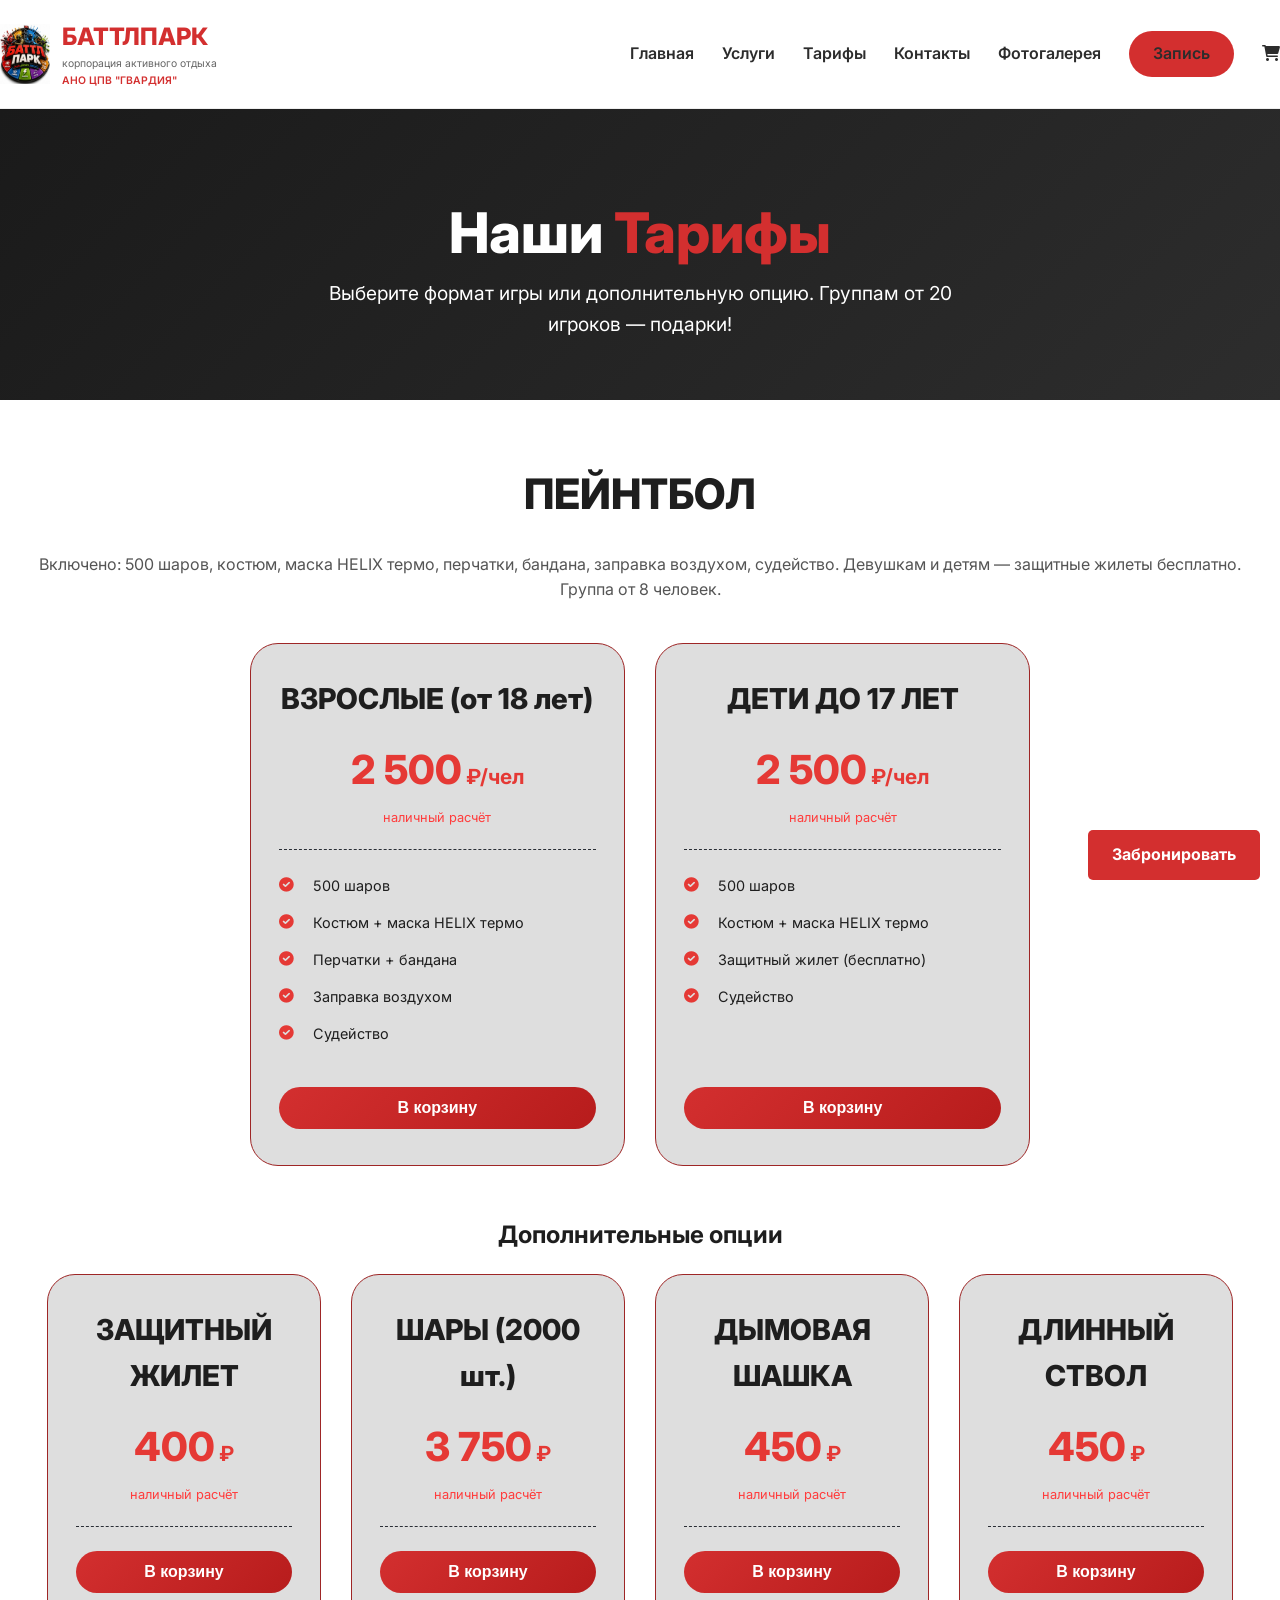
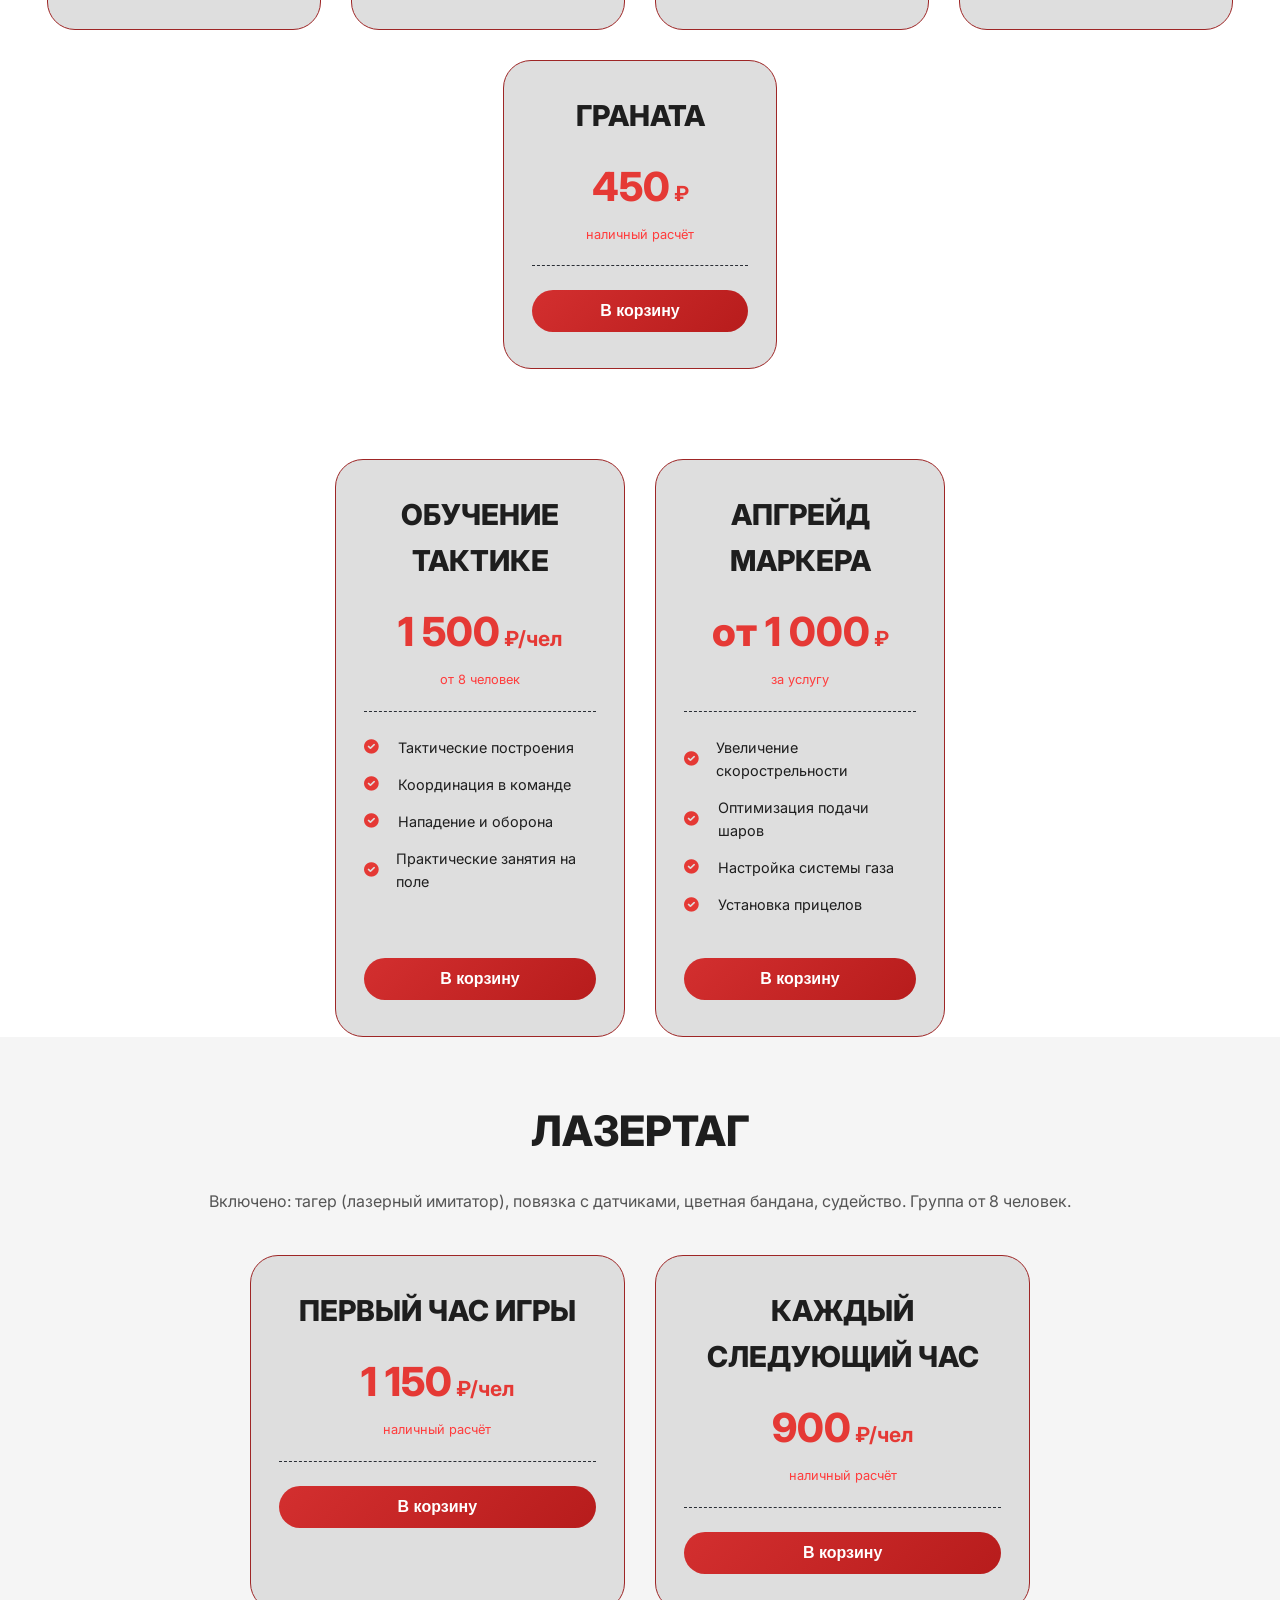
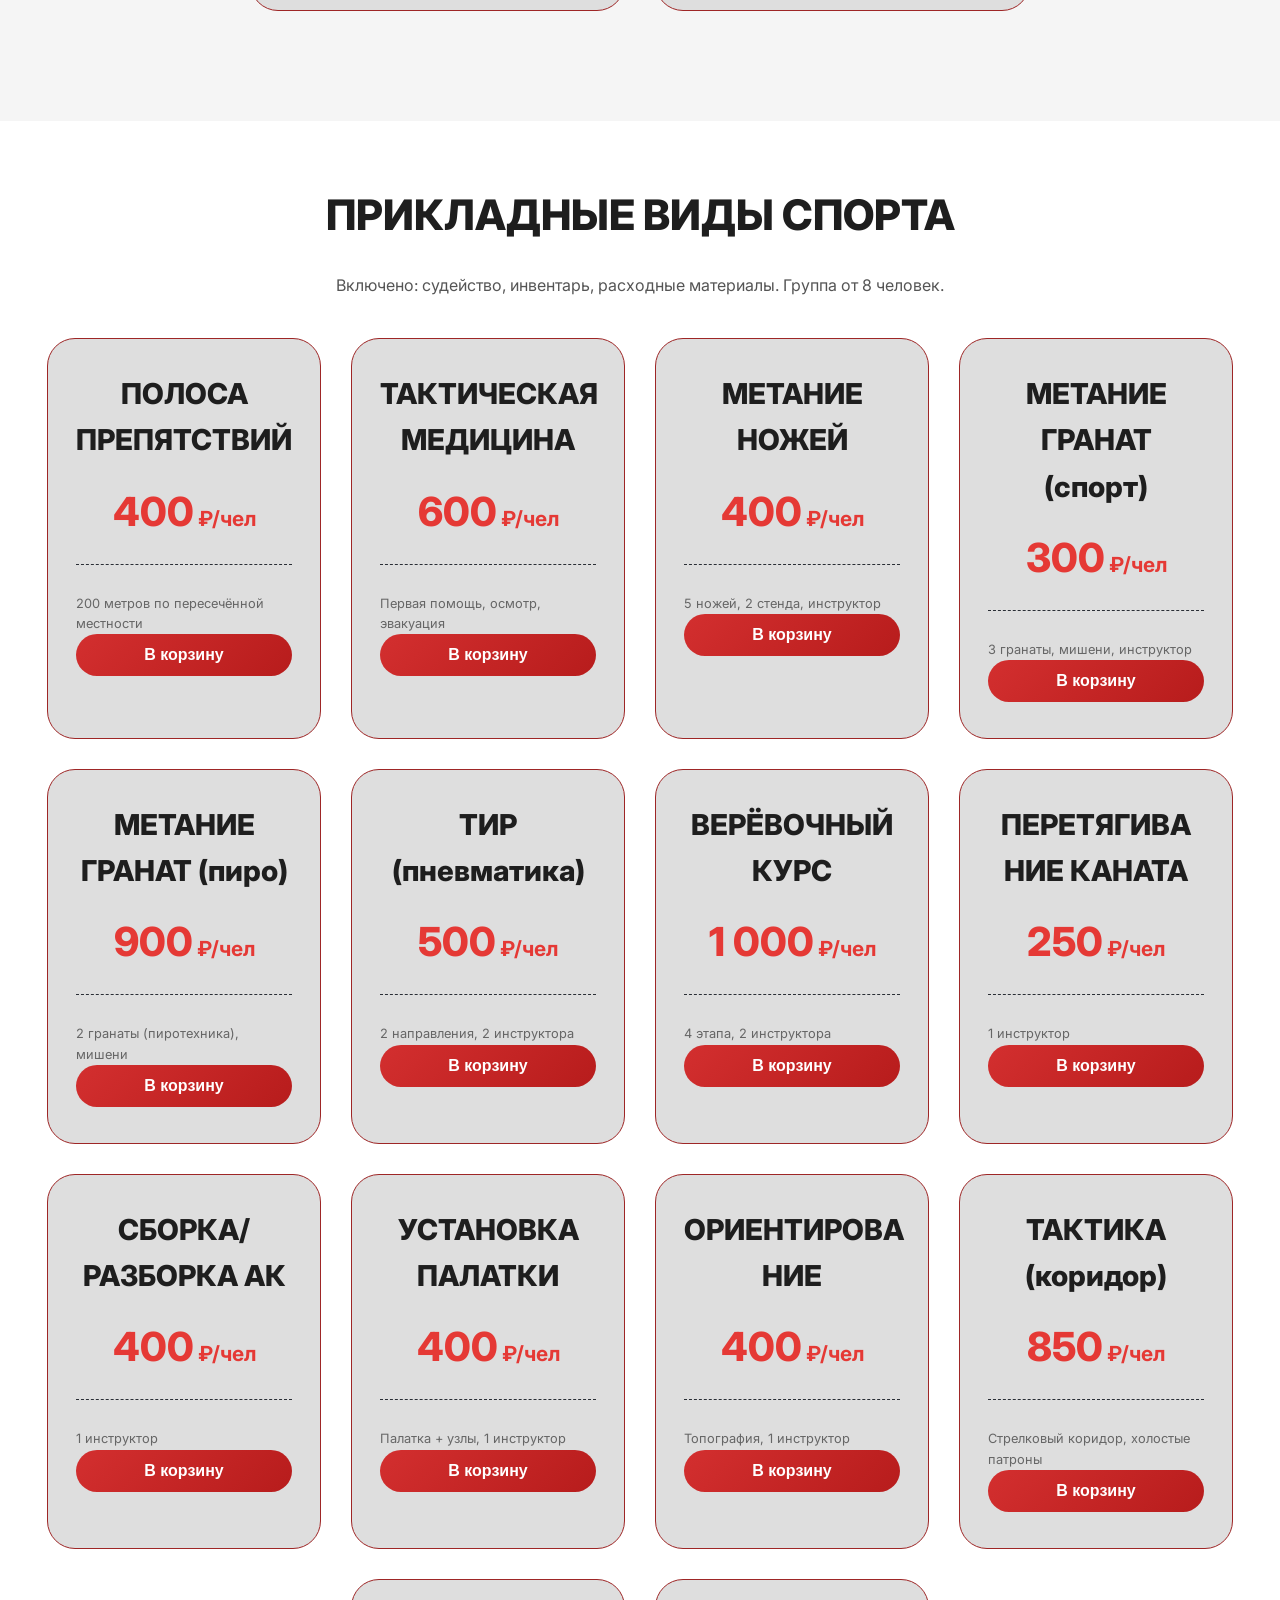
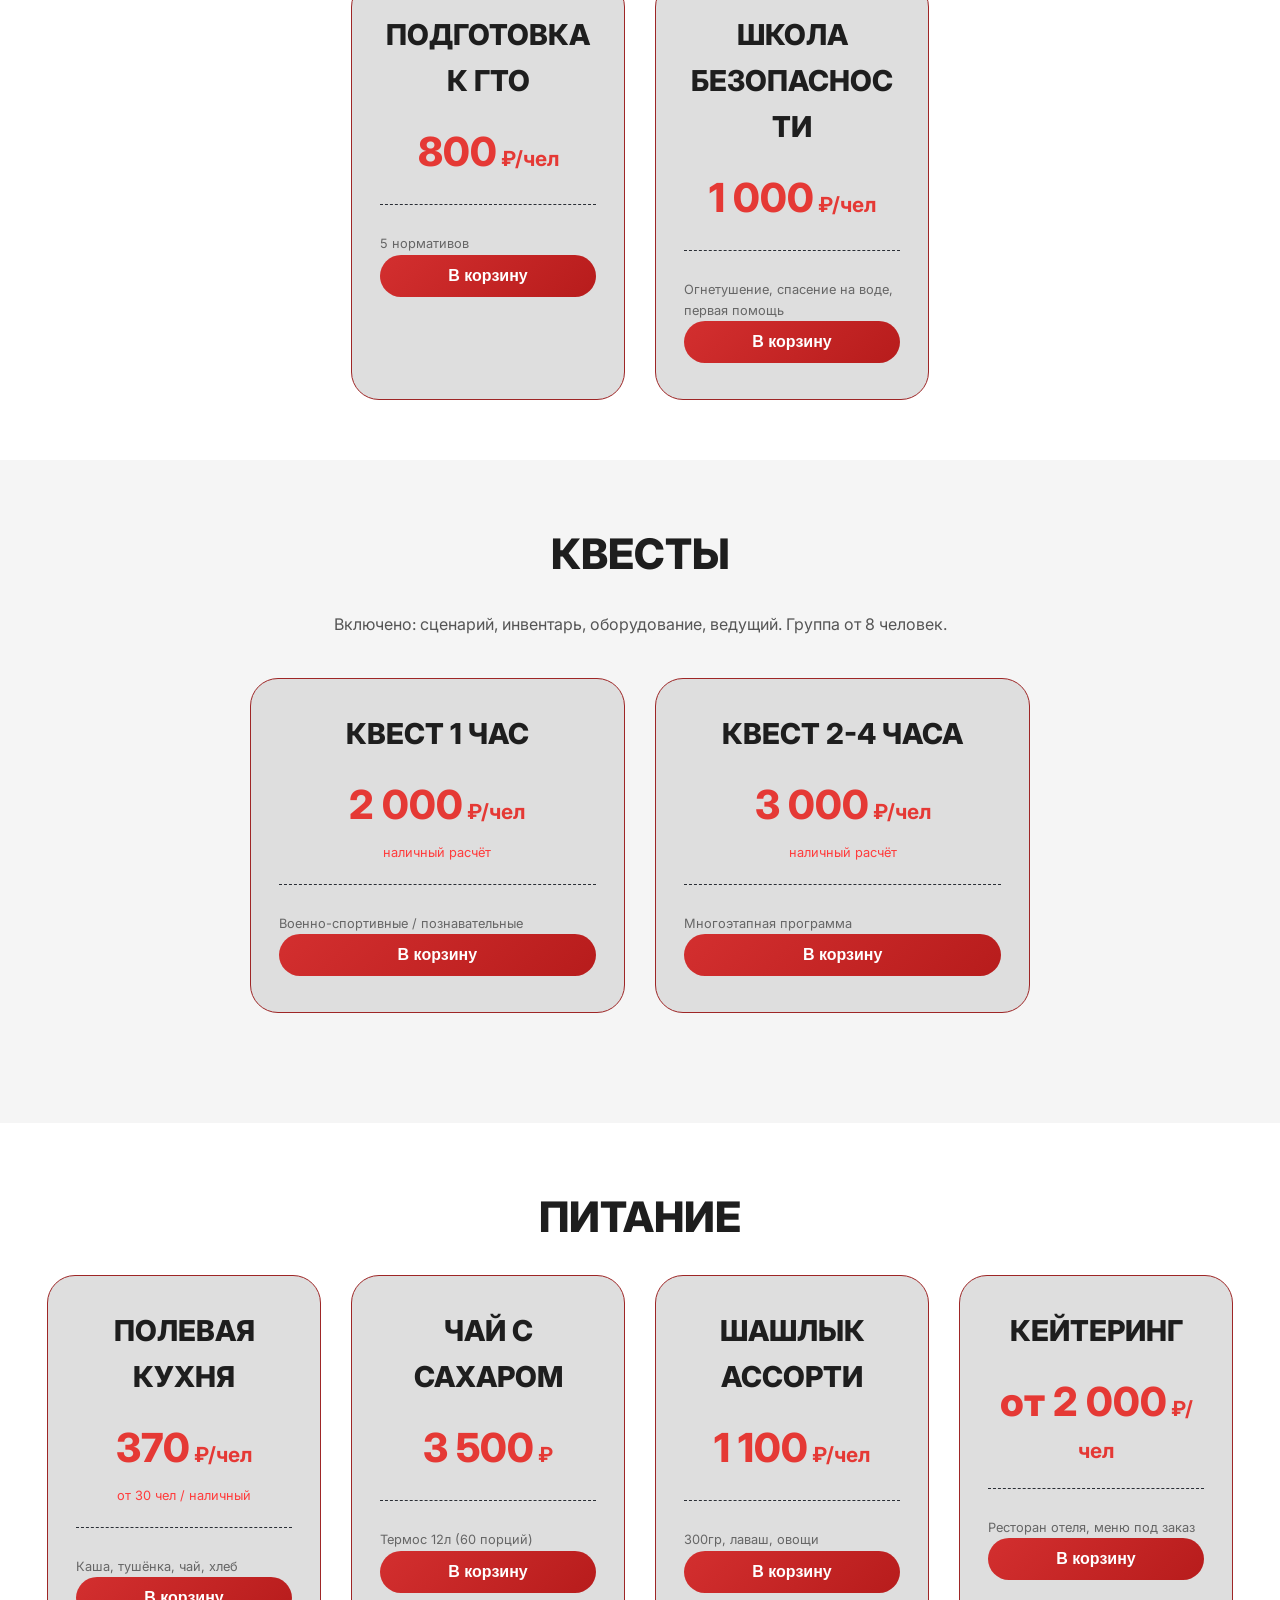
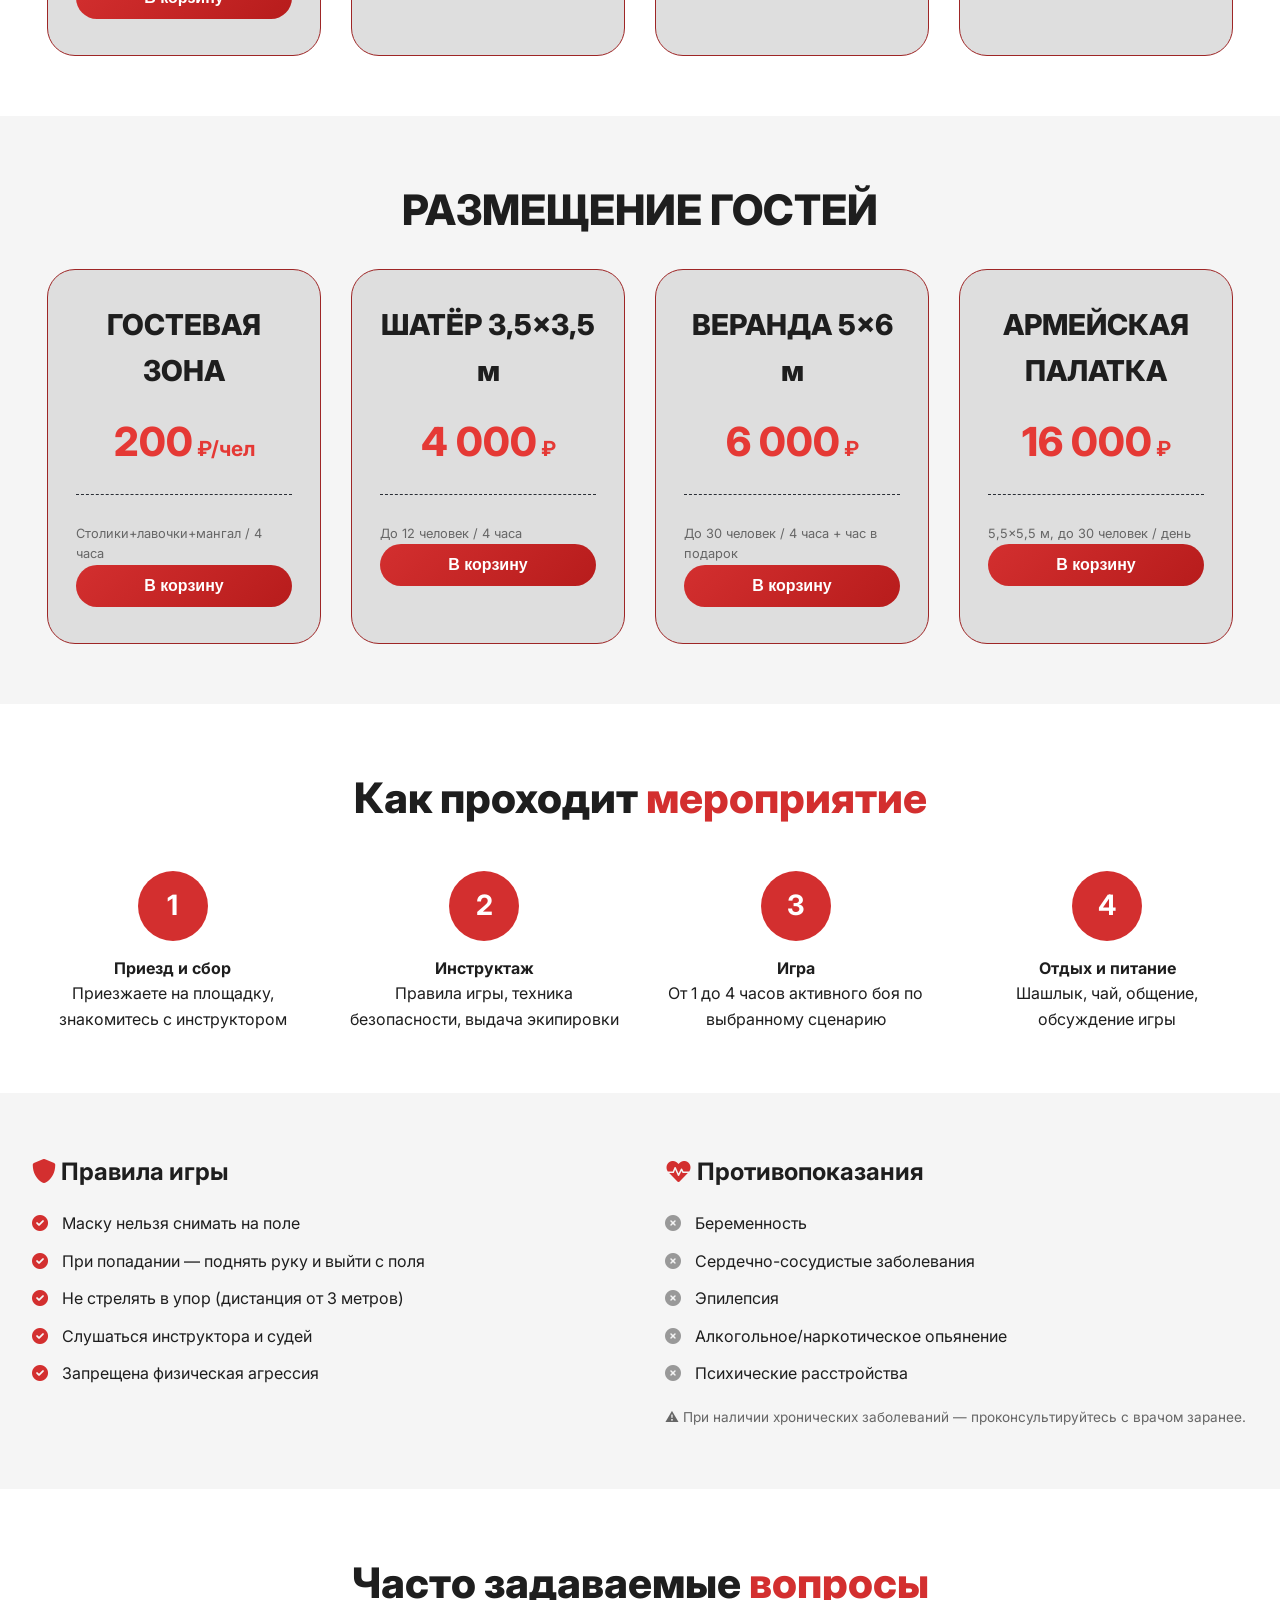
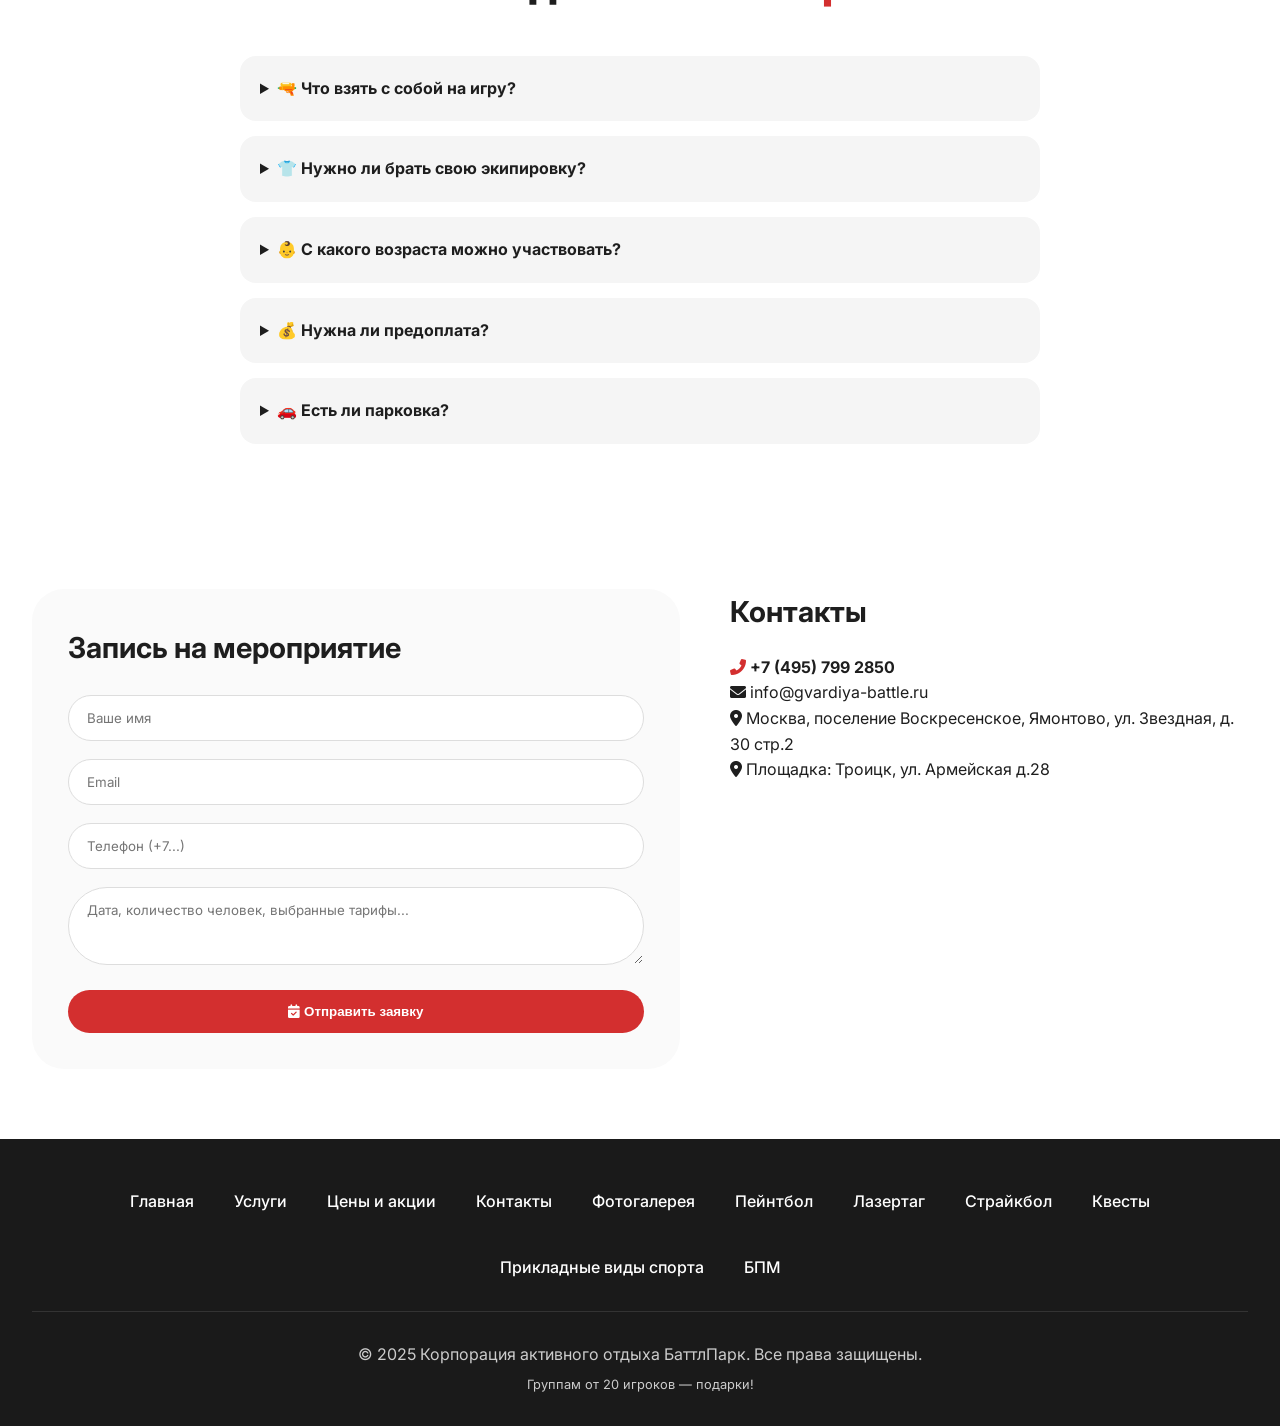
<file: tariffs-beta.html>
<!DOCTYPE html>
<html lang="ru">
<head>
    <meta charset="UTF-8">
    <meta name="viewport" content="width=device-width, initial-scale=1.0, user-scalable=yes">
    <title>Тарифы | БАТТЛПАРК</title>
    <meta name="description" content="Цены на пейнтбол, лазертаг, страйкбол, квесты, прикладные виды спорта, питание и размещение в БаттлПарк. Группы от 8 человек. Дополнительные опции от 1 шт.">
    <link rel="stylesheet" href="https://cdn.jsdelivr.net/npm/swiper@11/swiper-bundle.min.css" />
    <link rel="stylesheet" href="https://cdnjs.cloudflare.com/ajax/libs/font-awesome/6.0.0-beta3/css/all.min.css">
    <link href="https://fonts.googleapis.com/css2?family=Inter:opsz,wght@14..32,300;14..32,400;14..32,500;14..32,600;14..32,700;14..32,800&display=swap" rel="stylesheet">
    <link rel="stylesheet" href="styles.css">
</head>
<body>

<!-- ========== ШАПКА (ТОЧНО КАК В INDEX.HTML) ========== -->
<header>
    <div class="container header-flex">
        <div class="logo">
            <img src="images/photo_2026-05-28_11-14-37.jpg" alt="Логотип БаттлПарк" style="width: 50px; height: 60px;" class="logo-icon">
            <div class="logo-text">
                <h1><span>БАТТЛПАРК</span></h1>
                <p>корпорация активного отдыха</p>
                <p><a href="https://vk.com/cpvgvardiy">АНО ЦПВ "ГВАРДИЯ"</a></p>
            </div>
        </div>
        <div class="nav-pages">
            <a href="index.html">Главная</a>
            <a href="services.html">Услуги</a>
            <a href="tariffs-beta.html">Тарифы</a>
            <a href="contacts.html">Контакты</a>
            <a href="gallery.html">Фотогалерея</a>
            <a href="#booking" class="btn-red">Запись</a>
            <a href="cart.html" style="position:relative;text-decoration:none;">
                <i class="fas fa-shopping-cart"></i>
                <span class="cart-count" style="display:none;background:red;color:white;border-radius:50%;padding:2px 6px;font-size:12px;position:absolute;top:-10px;right:-15px;">0</span>
            </a>
        </div>
    </div>
</header>

<a href="#booking" class="floating-button">Забронировать</a>

<!-- Hero -->
<section class="page-hero">
    <div class="container">
        <h1>Наши <span>Тарифы</span></h1>
        <p>Выберите формат игры или дополнительную опцию. Группам от 20 игроков — подарки!</p>
    </div>
</section>

<!-- ==================== ПЕЙНТБОЛ ==================== -->
<section class="tariffs-main">
    <div class="container">
        <h2 id="paintball" class="section-title">ПЕЙНТБОЛ</h2>
        <p class="section-subtitle">Включено: 500 шаров, костюм, маска HELIX термо, перчатки, бандана, заправка воздухом, судейство. Девушкам и детям — защитные жилеты бесплатно. Группа от 8 человек.</p>

        <div class="row-top">
            <div class="tariff-card">
                <h3 class="tariff-title">ВЗРОСЛЫЕ (от 18 лет)</h3>
                <div class="tariff-price">
                    <span class="price">2 500</span> <span class="currency">₽/чел</span>
                    <div class="price-caption">наличный расчёт</div>
                </div>
                <ul class="tariff-list">
                    <li><i class="fas fa-check-circle"></i> 500 шаров</li>
                    <li><i class="fas fa-check-circle"></i> Костюм + маска HELIX термо</li>
                    <li><i class="fas fa-check-circle"></i> Перчатки + бандана</li>
                    <li><i class="fas fa-check-circle"></i> Заправка воздухом</li>
                    <li><i class="fas fa-check-circle"></i> Судейство</li>
                </ul>
                <button class="add-to-cart-btn" data-id="paintball_adult" data-name="Пейнтбол взрослые" data-price="2500" data-min="8">В корзину</button>
            </div>

            <div class="tariff-card">
                <h3 class="tariff-title">ДЕТИ ДО 17 ЛЕТ</h3>
                <div class="tariff-price">
                    <span class="price">2 500</span> <span class="currency">₽/чел</span>
                    <div class="price-caption">наличный расчёт</div>
                </div>
                <ul class="tariff-list">
                    <li><i class="fas fa-check-circle"></i> 500 шаров</li>
                    <li><i class="fas fa-check-circle"></i> Костюм + маска HELIX термо</li>
                    <li><i class="fas fa-check-circle"></i> Защитный жилет (бесплатно)</li>
                    <li><i class="fas fa-check-circle"></i> Судейство</li>
                </ul>
                <button class="add-to-cart-btn" data-id="paintball_child" data-name="Пейнтбол дети до 17 лет" data-price="2500" data-min="8">В корзину</button>
            </div>
        </div>

        <h3 style="font-size: 1.5rem; margin: 40px 0 20px 0; text-align: center;">Дополнительные опции</h3>
        <div class="row-bottom">
            <div class="tariff-card">
                <h3 class="tariff-title">ЗАЩИТНЫЙ ЖИЛЕТ</h3>
                <div class="tariff-price">
                    <span class="price">400</span> <span class="currency">₽</span>
                    <div class="price-caption">наличный расчёт</div>
                </div>
                <button class="add-to-cart-btn" data-id="armor_vest" data-name="Защитный жилет" data-price="400" data-min="1">В корзину</button>
            </div>

            <div class="tariff-card">
                <h3 class="tariff-title">ШАРЫ (2000 шт.)</h3>
                <div class="tariff-price">
                    <span class="price">3 750</span> <span class="currency">₽</span>
                    <div class="price-caption">наличный расчёт</div>
                </div>
                <button class="add-to-cart-btn" data-id="balls_2000" data-name="Шары 2000 шт" data-price="3750" data-min="1">В корзину</button>
            </div>

            <div class="tariff-card">
                <h3 class="tariff-title">ДЫМОВАЯ ШАШКА</h3>
                <div class="tariff-price">
                    <span class="price">450</span> <span class="currency">₽</span>
                    <div class="price-caption">наличный расчёт</div>
                </div>
                <button class="add-to-cart-btn" data-id="smoke_grenade" data-name="Дымовая шашка" data-price="450" data-min="1">В корзину</button>
            </div>

            <div class="tariff-card">
                <h3 class="tariff-title">ДЛИННЫЙ СТВОЛ</h3>
                <div class="tariff-price">
                    <span class="price">450</span> <span class="currency">₽</span>
                    <div class="price-caption">наличный расчёт</div>
                </div>
                <button class="add-to-cart-btn" data-id="long_barrel" data-name="Длинный ствол" data-price="450" data-min="1">В корзину</button>
            </div>

            <div class="tariff-card">
                <h3 class="tariff-title">ГРАНАТА</h3>
                <div class="tariff-price">
                    <span class="price">450</span> <span class="currency">₽</span>
                    <div class="price-caption">наличный расчёт</div>
                </div>
                <button class="add-to-cart-btn" data-id="grenade" data-name="Граната" data-price="450" data-min="1">В корзину</button>
            </div>
        </div>
    </div>
</section>
<!-- Дополнительные услуги: обучение тактике и апгрейд оборудования -->
<div class="row-bottom" style="margin-top: 30px;">
    <div class="tariff-card">
        <h3 class="tariff-title">ОБУЧЕНИЕ ТАКТИКЕ</h3>
        <div class="tariff-price">
            <span class="price">1 500</span> <span class="currency">₽/чел</span>
            <div class="price-caption">от 8 человек</div>
        </div>
        <ul class="tariff-list">
            <li><i class="fas fa-check-circle"></i> Тактические построения</li>
            <li><i class="fas fa-check-circle"></i> Координация в команде</li>
            <li><i class="fas fa-check-circle"></i> Нападение и оборона</li>
            <li><i class="fas fa-check-circle"></i> Практические занятия на поле</li>
        </ul>
        <button class="add-to-cart-btn" data-id="tactics_training" data-name="Обучение тактике пейнтбола" data-price="1500" data-min="8">В корзину</button>
    </div>

    <div class="tariff-card">
        <h3 class="tariff-title">АПГРЕЙД МАРКЕРА</h3>
        <div class="tariff-price">
            <span class="price">от 1 000</span> <span class="currency">₽</span>
            <div class="price-caption">за услугу</div>
        </div>
        <ul class="tariff-list">
            <li><i class="fas fa-check-circle"></i> Увеличение скорострельности</li>
            <li><i class="fas fa-check-circle"></i> Оптимизация подачи шаров</li>
            <li><i class="fas fa-check-circle"></i> Настройка системы газа</li>
            <li><i class="fas fa-check-circle"></i> Установка прицелов</li>
        </ul>
        <button class="add-to-cart-btn" data-id="equipment_upgrade" data-name="Апгрейд пейнтбольного маркера" data-price="1000" data-min="1">В корзину</button>
    </div>
</div>

<!-- ==================== ЛАЗЕРТАГ ==================== -->
<section class="tariffs-main" style="background: var(--light-gray);">
    <div class="container">
        <h2 id="lasertag" class="section-title">ЛАЗЕРТАГ</h2>
        <p class="section-subtitle">Включено: тагер (лазерный имитатор), повязка с датчиками, цветная бандана, судейство. Группа от 8 человек.</p>

        <div class="row-top">
            <div class="tariff-card">
                <h3 class="tariff-title">ПЕРВЫЙ ЧАС ИГРЫ</h3>
                <div class="tariff-price">
                    <span class="price">1 150</span> <span class="currency">₽/чел</span>
                    <div class="price-caption">наличный расчёт</div>
                </div>
                <button class="add-to-cart-btn" data-id="lasertag_1hour" data-name="Лазертаг 1 час" data-price="1150" data-min="8">В корзину</button>
            </div>

            <div class="tariff-card">
                <h3 class="tariff-title">КАЖДЫЙ СЛЕДУЮЩИЙ ЧАС</h3>
                <div class="tariff-price">
                    <span class="price">900</span> <span class="currency">₽/чел</span>
                    <div class="price-caption">наличный расчёт</div>
                </div>
                <button class="add-to-cart-btn" data-id="lasertag_next_hour" data-name="Лазертаг доп. час" data-price="900" data-min="8">В корзину</button>
            </div>
        </div>
    </div>
</section>

<!-- ==================== ПРИКЛАДНЫЕ ВИДЫ СПОРТА ==================== -->
<section class="tariffs-main">
    <div class="container">
        <h2 id="applied-sports" class="section-title">ПРИКЛАДНЫЕ ВИДЫ СПОРТА</h2>
        <p class="section-subtitle">Включено: судейство, инвентарь, расходные материалы. Группа от 8 человек.</p>

        <div class="row-bottom">
            <div class="tariff-card">
                <h3 class="tariff-title">ПОЛОСА ПРЕПЯТСТВИЙ</h3>
                <div class="tariff-price">
                    <span class="price">400</span> <span class="currency">₽/чел</span>
                </div>
                <p class="price-note">200 метров по пересечённой местности</p>
                <button class="add-to-cart-btn" data-id="obstacle_course" data-name="Полоса препятствий" data-price="400" data-min="8">В корзину</button>
            </div>

            <div class="tariff-card">
                <h3 class="tariff-title">ТАКТИЧЕСКАЯ МЕДИЦИНА</h3>
                <div class="tariff-price">
                    <span class="price">600</span> <span class="currency">₽/чел</span>
                </div>
                <p class="price-note">Первая помощь, осмотр, эвакуация</p>
                <button class="add-to-cart-btn" data-id="first_aid" data-name="Тактическая медицина" data-price="600" data-min="8">В корзину</button>
            </div>

            <div class="tariff-card">
                <h3 class="tariff-title">МЕТАНИЕ НОЖЕЙ</h3>
                <div class="tariff-price">
                    <span class="price">400</span> <span class="currency">₽/чел</span>
                </div>
                <p class="price-note">5 ножей, 2 стенда, инструктор</p>
                <button class="add-to-cart-btn" data-id="knife_throwing" data-name="Метание ножей" data-price="400" data-min="8">В корзину</button>
            </div>

            <div class="tariff-card">
                <h3 class="tariff-title">МЕТАНИЕ ГРАНАТ (спорт)</h3>
                <div class="tariff-price">
                    <span class="price">300</span> <span class="currency">₽/чел</span>
                </div>
                <p class="price-note">3 гранаты, мишени, инструктор</p>
                <button class="add-to-cart-btn" data-id="grenade_throwing_sport" data-name="Метание гранат (спорт)" data-price="300" data-min="8">В корзину</button>
            </div>

            <div class="tariff-card">
                <h3 class="tariff-title">МЕТАНИЕ ГРАНАТ (пиро)</h3>
                <div class="tariff-price">
                    <span class="price">900</span> <span class="currency">₽/чел</span>
                </div>
                <p class="price-note">2 гранаты (пиротехника), мишени</p>
                <button class="add-to-cart-btn" data-id="grenade_throwing_piro" data-name="Метание гранат (пиро)" data-price="900" data-min="8">В корзину</button>
            </div>

            <div class="tariff-card">
                <h3 class="tariff-title">ТИР (пневматика)</h3>
                <div class="tariff-price">
                    <span class="price">500</span> <span class="currency">₽/чел</span>
                </div>
                <p class="price-note">2 направления, 2 инструктора</p>
                <button class="add-to-cart-btn" data-id="shooting_range" data-name="Тир" data-price="500" data-min="8">В корзину</button>
            </div>

            <div class="tariff-card">
                <h3 class="tariff-title">ВЕРЁВОЧНЫЙ КУРС</h3>
                <div class="tariff-price">
                    <span class="price">1 000</span> <span class="currency">₽/чел</span>
                </div>
                <p class="price-note">4 этапа, 2 инструктора</p>
                <button class="add-to-cart-btn" data-id="rope_course" data-name="Веревочный курс" data-price="1000" data-min="8">В корзину</button>
            </div>

            <div class="tariff-card">
                <h3 class="tariff-title">ПЕРЕТЯГИВА НИЕ КАНАТА</h3>
                <div class="tariff-price">
                    <span class="price">250</span> <span class="currency">₽/чел</span>
                </div>
                <p class="price-note">1 инструктор</p>
                <button class="add-to-cart-btn" data-id="tug_of_war" data-name="Перетягивание каната" data-price="250" data-min="8">В корзину</button>
            </div>

            <div class="tariff-card">
                <h3 class="tariff-title">СБОРКА/РАЗБОРКА АК</h3>
                <div class="tariff-price">
                    <span class="price">400</span> <span class="currency">₽/чел</span>
                </div>
                <p class="price-note">1 инструктор</p>
                <button class="add-to-cart-btn" data-id="ak_assembly" data-name="Сборка/разборка АК" data-price="400" data-min="8">В корзину</button>
            </div>

            <div class="tariff-card">
                <h3 class="tariff-title">УСТАНОВКА ПАЛАТКИ</h3>
                <div class="tariff-price">
                    <span class="price">400</span> <span class="currency">₽/чел</span>
                </div>
                <p class="price-note">Палатка + узлы, 1 инструктор</p>
                <button class="add-to-cart-btn" data-id="tent_setup" data-name="Установка палатки" data-price="400" data-min="8">В корзину</button>
            </div>

            <div class="tariff-card">
                <h3 class="tariff-title">ОРИЕНТИРОВА НИЕ</h3>
                <div class="tariff-price">
                    <span class="price">400</span> <span class="currency">₽/чел</span>
                </div>
                <p class="price-note">Топография, 1 инструктор</p>
                <button class="add-to-cart-btn" data-id="orientation" data-name="Ориентирование" data-price="400" data-min="8">В корзину</button>
            </div>

            <div class="tariff-card">
                <h3 class="tariff-title">ТАКТИКА (коридор)</h3>
                <div class="tariff-price">
                    <span class="price">850</span> <span class="currency">₽/чел</span>
                </div>
                <p class="price-note">Стрелковый коридор, холостые патроны</p>
                <button class="add-to-cart-btn" data-id="tactics" data-name="Тактика" data-price="850" data-min="8">В корзину</button>
            </div>

            <div class="tariff-card">
                <h3 class="tariff-title">ПОДГОТОВКА К ГТО</h3>
                <div class="tariff-price">
                    <span class="price">800</span> <span class="currency">₽/чел</span>
                </div>
                <p class="price-note">5 нормативов</p>
                <button class="add-to-cart-btn" data-id="gto" data-name="Подготовка к ГТО" data-price="800" data-min="8">В корзину</button>
            </div>

           <div class="tariff-card">
    <h3 class="tariff-title">ШКОЛА БЕЗОПАСНОС ТИ</h3>
    <div class="tariff-price">
        <span class="price">1 000</span> <span class="currency">₽/чел</span>
    </div>
    <p class="price-note">Огнетушение, спасение на воде, первая помощь</p>
    <button class="add-to-cart-btn" data-id="safety_school" data-name="Школа безопасности" data-price="1000" data-min="8">В корзину</button>
</div>
        </div>
    </div>
</section>

<!-- ==================== КВЕСТЫ ==================== -->
<section class="tariffs-main" style="background: var(--light-gray);">
    <div class="container">
        <h2 id="kvest" class="section-title">КВЕСТЫ</h2>
        <p class="section-subtitle">Включено: сценарий, инвентарь, оборудование, ведущий. Группа от 8 человек.</p>

        <div class="row-top">
            <div class="tariff-card">
                <h3 class="tariff-title">КВЕСТ 1 ЧАС</h3>
                <div class="tariff-price">
                    <span class="price">2 000</span> <span class="currency">₽/чел</span>
                    <div class="price-caption">наличный расчёт</div>
                </div>
                <p class="price-note">Военно-спортивные / познавательные</p>
                <button class="add-to-cart-btn" data-id="kvest_1hour" data-name="Квест 1 час" data-price="2000" data-min="8">В корзину</button>
            </div>

            <div class="tariff-card">
                <h3 class="tariff-title">КВЕСТ 2-4 ЧАСА</h3>
                <div class="tariff-price">
                    <span class="price">3 000</span> <span class="currency">₽/чел</span>
                    <div class="price-caption">наличный расчёт</div>
                </div>
                <p class="price-note">Многоэтапная программа</p>
                <button class="add-to-cart-btn" data-id="kvest_2_4hours" data-name="Квест 2-4 часа" data-price="3000" data-min="8">В корзину</button>
            </div>
        </div>
    </div>
</section>

<!-- ==================== ПИТАНИЕ ==================== -->
<section class="tariffs-main">
    <div class="container">
        <h2 id="nutrition" class="section-title">ПИТАНИЕ</h2>

        <div class="row-bottom">
            <div class="tariff-card">
                <h3 class="tariff-title">ПОЛЕВАЯ КУХНЯ</h3>
                <div class="tariff-price">
                    <span class="price">370</span> <span class="currency">₽/чел</span>
                    <div class="price-caption">от 30 чел / наличный</div>
                </div>
                <p class="price-note">Каша, тушёнка, чай, хлеб</p>
                <button class="add-to-cart-btn" data-id="field_kitchen" data-name="Полевая кухня" data-price="370" data-min="30">В корзину</button>
            </div>

            <div class="tariff-card">
                <h3 class="tariff-title">ЧАЙ С САХАРОМ</h3>
                <div class="tariff-price">
                    <span class="price">3 500</span> <span class="currency">₽</span>
                </div>
                <p class="price-note">Термос 12л (60 порций)</p>
                <button class="add-to-cart-btn" data-id="tea" data-name="Чай 12л" data-price="3500" data-min="1">В корзину</button>
            </div>

            <div class="tariff-card">
                <h3 class="tariff-title">ШАШЛЫК АССОРТИ</h3>
                <div class="tariff-price">
                    <span class="price">1 100</span> <span class="currency">₽/чел</span>
                </div>
                <p class="price-note">300гр, лаваш, овощи</p>
                <button class="add-to-cart-btn" data-id="kebab" data-name="Шашлык" data-price="1100" data-min="1">В корзину</button>
            </div>

            <div class="tariff-card">
                <h3 class="tariff-title">КЕЙТЕРИНГ</h3>
                <div class="tariff-price">
                    <span class="price">от 2 000</span> <span class="currency">₽/чел</span>
                </div>
                <p class="price-note">Ресторан отеля, меню под заказ</p>
                <button class="add-to-cart-btn" data-id="catering" data-name="Кейтеринг" data-price="2000" data-min="1">В корзину</button>
            </div>
        </div>
    </div>
</section>

<!-- ==================== РАЗМЕЩЕНИЕ ГОСТЕЙ ==================== -->
<section class="tariffs-main" style="background: var(--light-gray);">
    <div class="container">
        <h2 id="guest-accommodation" class="section-title">РАЗМЕЩЕНИЕ ГОСТЕЙ</h2>

        <div class="row-bottom">
            <div class="tariff-card">
                <h3 class="tariff-title">ГОСТЕВАЯ ЗОНА</h3>
                <div class="tariff-price">
                    <span class="price">200</span> <span class="currency">₽/чел</span>
                </div>
                <p class="price-note">Столики+лавочки+мангал / 4 часа</p>
                <button class="add-to-cart-btn" data-id="guest_area" data-name="Гостевая зона" data-price="200" data-min="1">В корзину</button>
            </div>

            <div class="tariff-card">
                <h3 class="tariff-title">ШАТЁР 3,5×3,5 м</h3>
                <div class="tariff-price">
                    <span class="price">4 000</span> <span class="currency">₽</span>
                </div>
                <p class="price-note">До 12 человек / 4 часа</p>
                <button class="add-to-cart-btn" data-id="tent" data-name="Шатёр" data-price="4000" data-min="1">В корзину</button>
            </div>

            <div class="tariff-card">
                <h3 class="tariff-title">ВЕРАНДА 5×6 м</h3>
                <div class="tariff-price">
                    <span class="price">6 000</span> <span class="currency">₽</span>
                </div>
                <p class="price-note">До 30 человек / 4 часа + час в подарок</p>
                <button class="add-to-cart-btn" data-id="veranda" data-name="Веранда" data-price="6000" data-min="1">В корзину</button>
            </div>

            <div class="tariff-card">
                <h3 class="tariff-title">АРМЕЙСКАЯ ПАЛАТКА</h3>
                <div class="tariff-price">
                    <span class="price">16 000</span> <span class="currency">₽</span>
                </div>
                <p class="price-note">5,5×5,5 м, до 30 человек / день</p>
                <button class="add-to-cart-btn" data-id="army_tent" data-name="Армейская палатка" data-price="16000" data-min="1">В корзину</button>
            </div>
        </div>
    </div>
</section>
<!-- БЛОК: КАК ПРОХОДИТ МЕРОПРИЯТИЕ (ПОШАГОВО) -->
<section class="how-it-works" style="padding: 60px 0; background: white;">
    <div class="container">
        <h2 class="section-title">Как проходит <span>мероприятие</span></h2>
        <div style="display: grid; grid-template-columns: repeat(auto-fit, minmax(200px, 1fr)); gap: 30px; margin-top: 40px;">
            <div style="text-align: center;">
                <div style="width: 70px; height: 70px; background: #D32F2F; color: white; border-radius: 50%; display: flex; align-items: center; justify-content: center; margin: 0 auto 15px; font-size: 28px; font-weight: bold;">1</div>
                <h4>Приезд и сбор</h4>
                <p>Приезжаете на площадку, знакомитесь с инструктором</p>
            </div>
            <div style="text-align: center;">
                <div style="width: 70px; height: 70px; background: #D32F2F; color: white; border-radius: 50%; display: flex; align-items: center; justify-content: center; margin: 0 auto 15px; font-size: 28px; font-weight: bold;">2</div>
                <h4>Инструктаж</h4>
                <p>Правила игры, техника безопасности, выдача экипировки</p>
            </div>
            <div style="text-align: center;">
                <div style="width: 70px; height: 70px; background: #D32F2F; color: white; border-radius: 50%; display: flex; align-items: center; justify-content: center; margin: 0 auto 15px; font-size: 28px; font-weight: bold;">3</div>
                <h4>Игра</h4>
                <p>От 1 до 4 часов активного боя по выбранному сценарию</p>
            </div>
            <div style="text-align: center;">
                <div style="width: 70px; height: 70px; background: #D32F2F; color: white; border-radius: 50%; display: flex; align-items: center; justify-content: center; margin: 0 auto 15px; font-size: 28px; font-weight: bold;">4</div>
                <h4>Отдых и питание</h4>
                <p>Шашлык, чай, общение, обсуждение игры</p>
            </div>
        </div>
    </div>
</section>

<!-- БЛОК: ПРАВИЛА И ПРОТИВОПОКАЗАНИЯ -->
<section class="rules-section" style="padding: 60px 0; background: var(--light-gray);">
    <div class="container">
        <div style="display: grid; grid-template-columns: repeat(auto-fit, minmax(300px, 1fr)); gap: 50px;">
            <div>
                <h3 style="font-size: 1.5rem; margin-bottom: 20px;"><i class="fas fa-shield-alt" style="color: #D32F2F;"></i> Правила игры</h3>
                <ul style="list-style: none; padding: 0;">
                    <li style="margin-bottom: 12px;"><i class="fas fa-check-circle" style="color: #D32F2F; margin-right: 10px;"></i> Маску нельзя снимать на поле</li>
                    <li style="margin-bottom: 12px;"><i class="fas fa-check-circle" style="color: #D32F2F; margin-right: 10px;"></i> При попадании — поднять руку и выйти с поля</li>
                    <li style="margin-bottom: 12px;"><i class="fas fa-check-circle" style="color: #D32F2F; margin-right: 10px;"></i> Не стрелять в упор (дистанция от 3 метров)</li>
                    <li style="margin-bottom: 12px;"><i class="fas fa-check-circle" style="color: #D32F2F; margin-right: 10px;"></i> Слушаться инструктора и судей</li>
                    <li style="margin-bottom: 12px;"><i class="fas fa-check-circle" style="color: #D32F2F; margin-right: 10px;"></i> Запрещена физическая агрессия</li>
                </ul>
            </div>
            <div>
                <h3 style="font-size: 1.5rem; margin-bottom: 20px;"><i class="fas fa-heartbeat" style="color: #D32F2F;"></i> Противопоказания</h3>
                <ul style="list-style: none; padding: 0;">
                    <li style="margin-bottom: 12px;"><i class="fas fa-times-circle" style="color: #999; margin-right: 10px;"></i> Беременность</li>
                    <li style="margin-bottom: 12px;"><i class="fas fa-times-circle" style="color: #999; margin-right: 10px;"></i> Сердечно-сосудистые заболевания</li>
                    <li style="margin-bottom: 12px;"><i class="fas fa-times-circle" style="color: #999; margin-right: 10px;"></i> Эпилепсия</li>
                    <li style="margin-bottom: 12px;"><i class="fas fa-times-circle" style="color: #999; margin-right: 10px;"></i> Алкогольное/наркотическое опьянение</li>
                    <li style="margin-bottom: 12px;"><i class="fas fa-times-circle" style="color: #999; margin-right: 10px;"></i> Психические расстройства</li>
                </ul>
                <p style="margin-top: 20px; font-size: 0.85rem; color: #666;">⚠️ При наличии хронических заболеваний — проконсультируйтесь с врачом заранее.</p>
            </div>
        </div>
    </div>
</section>

<!-- БЛОК: FAQ (ЧАСТЫЕ ВОПРОСЫ) -->
<section class="faq-section" style="padding: 60px 0; background: white;">
    <div class="container">
        <h2 class="section-title">Часто задаваемые <span>вопросы</span></h2>
        <div style="max-width: 800px; margin: 40px auto 0;">
            
            <details style="background: #f5f5f5; border-radius: 16px; padding: 20px; margin-bottom: 15px;">
                <summary style="font-weight: 700; cursor: pointer;"><span>🔫 Что взять с собой на игру?</span></summary>
                <p style="margin-top: 15px; padding-top: 15px; border-top: 1px solid #ddd;">Удобную спортивную одежду по погоде, сменную обувь, воду, перекус. Всё остальное (экипировка, оружие) выдаём на месте.</p>
            </details>
            <details style="background: #f5f5f5; border-radius: 16px; padding: 20px; margin-bottom: 15px;">
                <summary style="font-weight: 700; cursor: pointer;"><span>👕 Нужно ли брать свою экипировку?</span></summary>
                <p style="margin-top: 15px; padding-top: 15px; border-top: 1px solid #ddd;">Нет, мы выдаём всё необходимое: маску, костюм, перчатки, бандану, маркер. Принести нужно только желание играть!</p>
            </details>
            <details style="background: #f5f5f5; border-radius: 16px; padding: 20px; margin-bottom: 15px;">
                <summary style="font-weight: 700; cursor: pointer;"><span>👶 С какого возраста можно участвовать?</span></summary>
                <p style="margin-top: 15px; padding-top: 15px; border-top: 1px solid #ddd;">С 8 лет в сопровождении взрослых. Для детей до 14 лет — лазертаг (безопаснее) или облегчённый пейнтбол с защитными жилетами.</p>
            </details>
            <details style="background: #f5f5f5; border-radius: 16px; padding: 20px; margin-bottom: 15px;">
                <summary style="font-weight: 700; cursor: pointer;"><span>💰 Нужна ли предоплата?</span></summary>
                <p style="margin-top: 15px; padding-top: 15px; border-top: 1px solid #ddd;">Для групп от 20 человек возможна предоплата 30%. Для остальных — оплата на месте наличными или картой.</p>
            </details>
            <details style="background: #f5f5f5; border-radius: 16px; padding: 20px; margin-bottom: 15px;">
                <summary style="font-weight: 700; cursor: pointer;"><span>🚗 Есть ли парковка?</span></summary>
                <p style="margin-top: 15px; padding-top: 15px; border-top: 1px solid #ddd;">Да, бесплатная охраняемая парковка на 150 мест.</p>
            </details>
        </div>
    </div>
</section>

<!-- ФОРМА ЗАПИСИ -->
<section id="booking" class="form-section">
    <div class="container form-grid">
        <div class="form-box">
            <h3 style="font-size: 1.8rem; margin-bottom: 24px;">Запись на мероприятие</h3>
            <form id="bookingForm">
                <input type="text" id="name" placeholder="Ваше имя" required>
                <input type="email" id="email" placeholder="Email" required>
                <input type="tel" id="phone" placeholder="Телефон (+7...)" required>
                <textarea rows="3" placeholder="Дата, количество человек, выбранные тарифы..."></textarea>
                <div id="phoneError" class="error-msg">Введите корректный номер телефона (10 цифр)</div>
                <button type="submit" class="btn-submit"><i class="fas fa-calendar-check"></i> Отправить заявку</button>
            </form>
        </div>
        <div class="contact-details">
            <h3 style="font-size: 1.8rem; margin-bottom: 20px;">Контакты</h3>
            <p><i class="fas fa-phone-alt" style="color:#D32F2F;"></i> <strong>+7 (495) 799 2850</strong></p>
            <p><i class="fas fa-envelope"></i> info@gvardiya-battle.ru</p>
            <p><i class="fas fa-map-marker-alt"></i> Москва, поселение Воскресенское, Ямонтово, ул. Звездная, д. 30 стр.2</p>
            <p><i class="fas fa-location-dot"></i> Площадка: Троицк, ул. Армейская д.28</p>
            <iframe src="https://yandex.ru/map-widget/v1/?um=constructor%3Af5ffc430b7af9072c972394bd508bee6082765f5518d69232919e5d67344e231&amp;source=constructor" width="100%" height="200" frameborder="0" style="border-radius: 20px; margin-top: 20px;"></iframe>
        </div>
    </div>
</section>

<footer>
    <div class="container">
        <div class="footer-nav">
            <a href="index.html">Главная</a>
            <a href="services.html">Услуги</a>
            <a href="tariffs-beta.html">Цены и акции</a>
            <a href="contacts.html">Контакты</a>
            <a href="gallery.html">Фотогалерея</a>
            <a href="paintball.html">Пейнтбол</a>
            <a href="lasertag.html">Лазертаг</a>
            <a href="strikeball.html">Страйкбол</a>
            <a href="kvesty.html">Квесты</a>
            <a href="applied_sports.html">Прикладные виды спорта</a>
            <a href="bpm.html">БПМ</a>
        </div>
        <div style="text-align: center; border-top: 1px solid #333; padding-top: 30px;">
            <p>© 2025 Корпорация активного отдыха БаттлПарк. Все права защищены.</p>
            <p style="margin-top: 8px; font-size: 0.8rem;">Группам от 20 игроков — подарки!</p>
        </div>
    </div>
</footer>

<script>
    document.getElementById('bookingForm').addEventListener('submit', function(e) {
        e.preventDefault();
        const phoneVal = document.getElementById('phone').value.replace(/\D/g, '');
        if(phoneVal.length < 10 || phoneVal.length > 11) {
            document.getElementById('phoneError').style.display = 'block';
            return;
        }
        document.getElementById('phoneError').style.display = 'none';
        alert('Спасибо, заявка отправлена! Мы свяжемся с вами.');
        this.reset();
    });
</script>
<script src="cart.js"></script>
<!-- КНОПКА "НАВЕРХ" -->
<button class="scroll-top-btn" id="scrollTopBtn">
    <i class="fas fa-arrow-up"></i>
</button>

<script>
    // Кнопка "Наверх"
    (function() {
        const scrollBtn = document.getElementById('scrollTopBtn');
        if (!scrollBtn) return;
        
        window.addEventListener('scroll', function() {
            if (window.scrollY > 500) {
                scrollBtn.classList.add('show');
            } else {
                scrollBtn.classList.remove('show');
            }
        });
        
        scrollBtn.addEventListener('click', function() {
            window.scrollTo({
                top: 0,
                behavior: 'smooth'
            });
        });
    })();
</script>
</body>
</html>
</file>
<file: styles.css>
/* ========================================
   БАТТЛПАРК - ЕДИНЫЙ ФАЙЛ СТИЛЕЙ
   ======================================== */

* {
    margin: 0;
    padding: 0;
    box-sizing: border-box;
}

html {
    scroll-behavior: smooth;
}

body {
    font-family: 'Inter', sans-serif;
    background: #ffffff;
    color: #1e1e1e;
    line-height: 1.6;
}

:root {
    --primary-red: #D32F2F;
    --primary-black: #1A1A1A;
    --light-gray: #F5F5F5;
    --border-light: #E0E0E0;
    --accent-red-light: #FFEBEE;
    --red: #d32f2f;
    --gray: #f5f5f5;
}

.container {
    max-width: 1280px;
    margin: 0 auto;
    padding: 0 32px;
}

@media (max-width: 768px) {
    .container {
        padding: 0 20px;
    }
}

@media (max-width: 480px) {
    .container {
        padding: 0 16px;
    }
}

/* ========== ПЛАВАЮЩАЯ КНОПКА ========== */
.floating-button {
    position: fixed;
    bottom: 20px;
    right: 20px;
    background: #D32F2F;
    color: white;
    padding: 12px 24px;
    border-radius: 5px;
    font-weight: bold;
    text-decoration: none;
    z-index: 1000;
    transition: 0.3s;
}

.floating-button:hover {
    background: #B71C1C;
}

@media (max-width: 768px) {
    .floating-button {
        padding: 10px 20px;
        font-size: 14px;
    }
}

/* ========== ШАПКА ========== */
header {
    background: white;
    border-bottom: 1px solid #eee;
}

.header-flex {
    display: flex;
    justify-content: space-between;
    align-items: center;
    flex-wrap: wrap;
    gap: 20px;
    padding: 18px 0;
}

.logo {
    display: flex;
    align-items: center;
    gap: 12px;
}

.logo-icon {
    height: 50px;
    width: auto;
}

.logo-text h1 {
    font-size: 1.5rem;
    font-weight: 800;
    color: #1A1A1A;
}

.logo-text h1 span {
    color: #D32F2F;
}

.logo-text p {
    font-size: 0.65rem;
    color: #666;
}

.logo-text p a {
    color: #D32F2F;
    text-decoration: none;
    font-weight: 600;
}

.nav-pages {
    display: flex;
    align-items: center;
    gap: 28px;
    flex-wrap: wrap;
}

.nav-pages a {
    text-decoration: none;
    font-weight: 600;
    color: #2c2c2c;
    transition: 0.3s;
}

.nav-pages a:hover {
    color: #D32F2F;
}

.btn-red {
    background: #D32F2F;
    color: white;
    padding: 10px 24px;
    border-radius: 40px;
    transition: 0.2s;
}

.btn-red:hover {
    background: #b71c1c;
    transform: translateY(-2px);
}

.cart-count {
    background: red;
    color: white;
    border-radius: 50%;
    padding: 2px 6px;
    font-size: 12px;
    position: absolute;
    top: -10px;
    right: -15px;
}

@media (max-width: 768px) {
    .header-flex {
        flex-direction: column;
        text-align: center;
    }

    .nav-pages {
        justify-content: center;
        gap: 15px;
    }

    .nav-pages a {
        font-size: 0.85rem;
    }

    .btn-red {
        padding: 6px 14px;
        font-size: 0.8rem;
    }
}

/* ========== HERO ========== */
.hero {
    height: 90vh;
    position: relative;
    display: flex;
    align-items: center;
    justify-content: center;
    text-align: center;
}

.hero-bg-image {
    position: absolute;
    top: 0;
    left: 0;
    width: 100%;
    height: 100%;
    object-fit: cover;
    z-index: 1;
}

.hero-overlay-dark {
    position: absolute;
    top: 0;
    left: 0;
    width: 100%;
    height: 100%;
    background: rgba(0, 0, 0, 0.6);
    z-index: 2;
}

.hero-content {
    position: relative;
    z-index: 2;
    color: white;
    padding: 0 20px;
}

.hero h1 {
    font-size: 70px;
    margin-bottom: 20px;
    font-weight: 900;
}

.hero h1 span {
    color: var(--red);
}

.hero p {
    font-size: 22px;
    max-width: 700px;
    margin: 0 auto 35px;
}

.hero-btn {
    display: inline-block;
    padding: 15px 35px;
    background: var(--red);
    color: white;
    border-radius: 50px;
    font-weight: 700;
    transition: 0.3s;
}

.hero-btn:hover {
    background: #b71c1c;
    transform: translateY(-3px);
}

.hero-video {
    position: relative;
    height: 85vh;
    min-height: 550px;
    display: flex;
    align-items: center;
    text-align: center;
    color: white;
    overflow: hidden;
}

.hero-video video {
    position: absolute;
    width: 100%;
    height: 100%;
    object-fit: cover;
    z-index: 1;
}

.hero-overlay {
    position: absolute;
    width: 100%;
    height: 100%;
    background: linear-gradient(135deg, rgba(0, 0, 0, 0.6), rgba(0, 0, 0, 0.4));
    z-index: 2;
}

.hero-content-new {
    position: relative;
    z-index: 3;
    max-width: 800px;
    margin: 0 auto;
    text-align: center;
}

.hero-title-new {
    font-size: 4rem;
    font-weight: 800;
    animation: fadeIn 2s ease forwards;
}

.hero-title-new span {
    color: #D32F2F;
}

@keyframes fadeIn {
    from {
        opacity: 0;
        transform: translateY(30px);
    }
    to {
        opacity: 1;
        transform: translateY(0);
    }
}

.page-hero {
    background: linear-gradient(135deg, #1a1a1a, #2d2d2d);
    padding: 80px 0 60px;
    text-align: center;
    color: white;
}

.page-hero h1 {
    font-size: 3.5rem;
    font-weight: 800;
}

.page-hero h1 span {
    color: var(--primary-red);
}

.page-hero p {
    font-size: 1.2rem;
    max-width: 700px;
    margin: 0 auto;
}

@media (max-width: 768px) {
    .hero {
        height: 70vh;
    }

    .hero h1 {
        font-size: 42px;
    }

    .hero p {
        font-size: 16px;
    }

    .hero-title-new {
        font-size: 2.5rem;
    }

    .page-hero h1 {
        font-size: 2rem;
    }
}

/* ========== ABOUT ========== */
.about {
    padding: 90px 0;
    background: var(--gray);
}

.about-grid {
    display: grid;
    grid-template-columns: 1fr 1fr;
    gap: 50px;
    align-items: center;
}

.about-photo-container {
    border-radius: 20px;
    overflow: hidden;
}

.about-photo {
    width: 100%;
    border-radius: 20px;
    transition: transform 0.3s;
}

.about-photo:hover {
    transform: scale(1.02);
}

.section-title {
    font-size: 42px;
    margin-bottom: 25px;
    font-weight: 800;
    text-align: center;
}

.section-title span {
    color: var(--red);
}

.about p {
    margin-bottom: 18px;
    color: #555;
}

.photo-placeholder {
    height: 450px;
    border: 3px dashed #bbb;
    display: flex;
    align-items: center;
    justify-content: center;
    flex-direction: column;
    background: white;
    border-radius: 25px;
}

.photo-placeholder i {
    font-size: 70px;
    color: var(--red);
    margin-bottom: 20px;
}

@media (max-width: 768px) {
    .about {
        padding: 50px 0;
    }

    .about-grid {
        grid-template-columns: 1fr;
    }

    .section-title {
        font-size: 32px;
    }
}

/* ========== FEATURES ========== */
.features {
    padding: 90px 0;
}

.features-grid {
    display: grid;
    grid-template-columns: repeat(auto-fit, minmax(260px, 1fr));
    gap: 30px;
    margin-top: 50px;
}

.feature-card {
    background: white;
    border-radius: 25px;
    padding: 40px 30px;
    text-align: center;
    box-shadow: 0 10px 30px rgba(0, 0, 0, 0.05);
    transition: 0.3s;
}

.feature-card:hover {
    transform: translateY(-8px);
}

.feature-card i {
    font-size: 50px;
    color: var(--red);
    margin-bottom: 20px;
}

.feature-card h3 {
    font-size: 24px;
    margin-bottom: 15px;
}

@media (max-width: 768px) {
    .features {
        padding: 50px 0;
    }

    .feature-card {
        padding: 25px 18px;
    }

    .feature-card i {
        font-size: 38px;
    }
}

/* ========== GALLERY ========== */
.gallery {
    padding: 90px 0;
    background: #111;
    color: white;
}

.gallery-grid {
    display: grid;
    grid-template-columns: repeat(auto-fit, minmax(280px, 1fr));
    gap: 25px;
    margin-top: 50px;
}

.gallery-item {
    height: 260px;
    border-radius: 20px;
    background: #1f1f1f;
    overflow: hidden;
    cursor: pointer;
    transition: 0.3s;
    border: 1px solid rgba(211, 47, 47, 0.3);
}

.gallery-item:hover {
    transform: translateY(-5px);
}

.gallery-item img {
    width: 100%;
    height: 100%;
    object-fit: cover;
    transition: 0.3s;
}

.gallery-item:hover img {
    transform: scale(1.05);
}

.lightbox {
    display: none;
    position: fixed;
    top: 0;
    left: 0;
    width: 100%;
    height: 100%;
    background: rgba(0, 0, 0, 0.95);
    z-index: 9999;
    align-items: center;
    justify-content: center;
}

.lightbox.active {
    display: flex;
}

.lightbox img {
    max-width: 90%;
    max-height: 90%;
    border-radius: 10px;
}

.close-lightbox {
    position: absolute;
    top: 20px;
    right: 40px;
    font-size: 50px;
    color: white;
    cursor: pointer;
}

@media (max-width: 768px) {
    .gallery {
        padding: 50px 0;
    }
}

/* ========== ТАРИФЫ НА ГЛАВНОЙ (tariffs-block) ========== */
.tariffs-block {
    padding: 80px 20px;
    background: #fff;
}

.tariffs-container {
    max-width: 1280px;
    margin: 0 auto;
}

.tariffs-header {
    text-align: center;
    margin-bottom: 60px;
}

.tariffs-header h2 {
    font-size: 2.5rem;
    font-weight: 800;
    color: #000;
}

.tariffs-header h2 span {
    color: #E53935;
    border-bottom: 3px solid #E53935;
    padding-bottom: 5px;
}

.tariffs-header p {
    font-size: 1rem;
    color: #666;
    max-width: 750px;
    margin: 0 auto;
}

/* ========== ТАРИФЫ (ОСНОВНЫЕ) ========== */
.tariffs-main {
    padding: 60px 0;
}

.section-subtitle {
    text-align: center;
    margin-bottom: 40px;
    color: #555;
}

/* Ряды с карточками (центрирование) */
.row-top {
    display: flex;
    flex-wrap: wrap;
    justify-content: center;
    gap: 30px;
    margin-bottom: 50px;
}

.row-bottom {
    display: flex;
    flex-wrap: wrap;
    justify-content: center;
    gap: 30px;
}

.row-top .tariff-card {
    width: calc(33.333% - 30px);
    min-width: 280px;
    max-width: 380px;
}

.row-bottom .tariff-card {
    width: calc(25% - 30px);
    min-width: 250px;
    max-width: 300px;
}

.tariff-card {
    background: #dedede;
    border-radius: 28px;
    padding: 32px 28px 36px;
    border: 1px solid #9e2626;
    display: flex;
    flex-direction: column;
    transition: 0.3s;
    position: relative;
}

.tariff-card:hover {
    transform: translateY(-5px);
}

.tariff-card.popular {
    border: 2px solid #E53935;
    background: linear-gradient(145deg, #f5cfcf, #e76464);
    transform: scale(1.02);
}

.popular-badge {
    position: absolute;
    top: -12px;
    left: 50%;
    transform: translateX(-50%);
    background: #E53935;
    color: white;
    padding: 6px 18px;
    border-radius: 40px;
    font-size: 0.7rem;
    font-weight: 700;
    white-space: nowrap;
}

.tariff-title {
    font-size: 1.8rem;
    font-weight: 800;
    text-align: center;
    margin-bottom: 16px;
}

.tariff-price {
    text-align: center;
    margin-bottom: 24px;
    padding-bottom: 20px;
    border-bottom: 1px dashed #2A2E35;
}

.price {
    font-size: 2.5rem;
    font-weight: 800;
    color: #E53935;
}

.currency {
    font-size: 1.3rem;
    font-weight: 700;
    color: #E53935;
}

.price-caption {
    font-size: 0.8rem;
    color: #ff3c3c;
    margin-top: 6px;
}

.price-note {
    font-size: 0.8rem;
    color: #666;
    margin-top: 5px;
}

.tariff-list {
    list-style: none;
    margin: 0 0 28px;
    flex-grow: 1;
}

.tariff-list li {
    display: flex;
    align-items: center;
    gap: 12px;
    margin-bottom: 14px;
    font-size: 0.9rem;
}

.tariff-list li i {
    width: 22px;
    color: #E53935;
}

.tariff-button {
    display: flex;
    align-items: center;
    justify-content: center;
    gap: 10px;
    background: transparent;
    border: 2px solid #E53935;
    border-radius: 50px;
    padding: 14px 20px;
    color: #E53935;
    font-weight: 700;
    transition: 0.3s;
    width: 100%;
    text-decoration: none;
}

.tariff-button:hover {
    background: #E53935;
    color: white;
    gap: 14px;
}

/* Адаптация тарифов */
@media (max-width: 1024px) {
    .row-top .tariff-card {
        width: calc(50% - 30px);
        max-width: 350px;
    }

    .row-bottom .tariff-card {
        width: calc(33.333% - 30px);
        max-width: 280px;
    }
}

@media (max-width: 768px) {

    .row-top .tariff-card,
    .row-bottom .tariff-card {
        width: calc(100% - 30px);
        max-width: 380px;
    }

    .tariff-title {
        font-size: 1.4rem;
    }

    .price {
        font-size: 2rem;
    }
}

/* ========== УСЛУГИ ========== */
.services-main {
    padding: 80px 0;
}

.services-header {
    text-align: center;
    margin-bottom: 60px;
}

.services-header h2 {
    font-size: 2.5rem;
    font-weight: 800;
}

.services-header h2 span {
    color: var(--primary-red);
    border-bottom: 4px solid var(--primary-red);
}

.services-grid-custom {
    display: flex;
    flex-direction: column;
    gap: 60px;
}

.service-item {
    display: flex;
    flex-wrap: wrap;
    gap: 40px;
    background: #fff;
    border-radius: 32px;
    border: 1px solid var(--border-light);
    overflow: hidden;
    transition: 0.3s;
}

.service-item:hover {
    transform: translateY(-5px);
    border-color: var(--primary-red);
}

.service-image {
    flex: 1;
    min-width: 280px;
    overflow: hidden;
}

.service-image img {
    width: 100%;
    height: 100%;
    object-fit: cover;
    transition: 0.4s;
}

.service-item:hover .service-image img {
    transform: scale(1.03);
}

.service-content {
    flex: 1.2;
    padding: 36px 36px 36px 0;
}

.service-item:nth-child(even) {
    flex-direction: row-reverse;
}

.service-item:nth-child(even) .service-content {
    padding: 36px 0 36px 36px;
}

.service-icon {
    width: 60px;
    height: 60px;
    background: var(--accent-red-light);
    border-radius: 18px;
    display: flex;
    align-items: center;
    justify-content: center;
    margin-bottom: 24px;
}

.service-icon i {
    font-size: 30px;
    color: var(--primary-red);
}

.service-content h3 {
    font-size: 1.8rem;
    font-weight: 700;
    margin-bottom: 16px;
}

.service-description {
    color: #555;
    margin-bottom: 20px;
}

.service-features {
    list-style: none;
    margin: 20px 0 28px;
    display: grid;
    grid-template-columns: repeat(auto-fit, minmax(200px, 1fr));
    gap: 12px;
}

.service-features li {
    display: flex;
    align-items: center;
    gap: 10px;
}

.service-features li i {
    color: var(--primary-red);
    width: 20px;
}

.service-price {
    display: inline-block;
    background: var(--accent-red-light);
    padding: 8px 20px;
    border-radius: 40px;
    font-weight: 700;
    color: var(--primary-red);
    margin-bottom: 20px;
}

.service-btn {
    display: inline-flex;
    align-items: center;
    gap: 10px;
    background: var(--primary-red);
    color: white;
    padding: 12px 28px;
    border-radius: 50px;
    font-weight: 600;
    transition: 0.3s;
    text-decoration: none;
}

.service-btn:hover {
    background: #b71c1c;
    gap: 14px;
    transform: translateY(-2px);
}

@media (max-width: 900px) {

    .service-item,
    .service-item:nth-child(even) {
        flex-direction: column;
    }

    .service-content {
        padding: 30px !important;
    }

    .service-content h3 {
        font-size: 1.5rem;
    }
}

/* ========== ПИТАНИЕ ========== */
.pricing-section {
    padding: 90px 0;
    background: #fefaf5;
}

.pricing-sub {
    text-align: center;
    max-width: 700px;
    margin: 0 auto 50px;
    font-size: 1.2rem;
}

.tariff-badge {
    display: inline-block;
    background: #ffefde;
    padding: 6px 14px;
    border-radius: 40px;
    font-weight: 600;
    color: var(--red);
    margin-bottom: 15px;
}

.pricing-grid {
    display: grid;
    grid-template-columns: repeat(auto-fit, minmax(280px, 1fr));
    gap: 30px;
    margin-bottom: 70px;
}

.price-card {
    background: #fff;
    border-radius: 32px;
    padding: 32px 24px;
    text-align: center;
    box-shadow: 0 12px 28px rgba(0, 0, 0, 0.08);
    transition: 0.25s;
    border: 1px solid #f0e0d0;
}

.price-card:hover {
    transform: translateY(-6px);
}

.price-card i {
    font-size: 48px;
    color: var(--red);
    margin-bottom: 18px;
}

.price-card h3 {
    font-size: 26px;
}

.price-value {
    font-size: 36px;
    font-weight: 800;
    margin: 18px 0;
}

.price-value small {
    font-size: 16px;
    font-weight: normal;
}

.package-grid {
    display: grid;
    grid-template-columns: repeat(auto-fit, minmax(320px, 1fr));
    gap: 40px;
    margin-top: 40px;
}

.package-card {
    background: #fffdf9;
    border-radius: 40px;
    padding: 40px 32px;
    text-align: center;
    box-shadow: 0 20px 35px -12px rgba(0, 0, 0, 0.15);
    border: 1px solid #ffe0cc;
}

.package-card.premium {
    background: linear-gradient(145deg, #fff, #fff2e6);
    border-left: 6px solid var(--red);
}

.package-card h3 {
    font-size: 32px;
}

.package-price {
    font-size: 44px;
    font-weight: 800;
    color: var(--red);
    margin: 20px 0;
}

.package-price small {
    font-size: 18px;
}

.package-list {
    text-align: left;
    margin: 30px 0;
}

.package-list li {
    padding: 8px 0;
    display: flex;
    align-items: center;
    gap: 12px;
}

.package-list li i {
    color: var(--red);
    width: 24px;
}

.pricing-note {
    text-align: center;
    margin-top: 60px;
    background: #ece3da;
    padding: 20px;
    border-radius: 60px;
}

@media (max-width: 768px) {
    .pricing-section {
        padding: 50px 0;
    }
}

/* ========== КНОПКА "В КОРЗИНУ" ========== */
.add-to-cart-btn {
    background: linear-gradient(135deg, #D32F2F, #b71c1c);
    color: white;
    border: none;
    padding: 12px 24px;
    border-radius: 50px;
    font-size: 16px;
    font-weight: bold;
    cursor: pointer;
    transition: 0.3s;
    width: 100%;
}

.add-to-cart-btn:hover {
    transform: translateY(-2px);
    box-shadow: 0 5px 15px rgba(211, 47, 47, 0.4);
}

/* ========== БЕГУЩАЯ СТРОКА ========== */
.marquee {
    background: var(--primary-black);
    color: white;
    overflow: hidden;
    white-space: nowrap;
    padding: 12px 0;
    font-weight: 600;
}

.marquee-content {
    display: inline-block;
    animation: scrollMarquee 18s linear infinite;
}

.marquee-content span {
    margin: 0 35px;
}

.marquee-content i {
    color: var(--primary-red);
    margin-right: 8px;
}

@keyframes scrollMarquee {
    0% {
        transform: translateX(0);
    }

    100% {
        transform: translateX(-50%);
    }
}

@media (max-width: 768px) {
    .marquee-content {
        font-size: 0.9rem;
    }
}

/* ========== ФОТОГАЛЕРЕЯ ========== */
.filter-section {
    padding: 40px 0 20px;
    background: var(--light-gray);
}

.filter-buttons {
    display: flex;
    flex-wrap: wrap;
    justify-content: center;
    gap: 15px;
}

.filter-btn {
    background: white;
    border: 1px solid #ddd;
    padding: 10px 24px;
    border-radius: 50px;
    font-weight: 600;
    cursor: pointer;
    transition: 0.3s;
}

.filter-btn.active,
.filter-btn:hover {
    background: var(--red);
    color: white;
}

.gallery-section {
    padding: 40px 0 70px;
    background: white;
}

.gallery-section .gallery-grid {
    display: grid;
    grid-template-columns: repeat(auto-fill, minmax(300px, 1fr));
    gap: 25px;
}

.gallery-section .gallery-item {
    position: relative;
    height: 280px;
    border-radius: 20px;
    cursor: pointer;
}

.gallery-section .gallery-item img {
    width: 100%;
    height: 100%;
    object-fit: cover;
    transition: 0.4s;
}

.gallery-section .gallery-item:hover img {
    transform: scale(1.05);
}

.gallery-overlay {
    position: absolute;
    bottom: -100%;
    left: 0;
    right: 0;
    background: linear-gradient(transparent, rgba(0, 0, 0, 0.8));
    color: white;
    padding: 20px;
    transition: 0.3s;
}

.gallery-section .gallery-item:hover .gallery-overlay {
    bottom: 0;
}

.lightbox-caption {
    position: absolute;
    bottom: 30px;
    left: 0;
    right: 0;
    text-align: center;
    color: white;
    background: rgba(0, 0, 0, 0.6);
    padding: 10px;
    width: 80%;
    margin: 0 auto;
    border-radius: 50px;
}

@media (max-width: 768px) {
    .gallery-section .gallery-item {
        height: 240px;
    }
}

/* ========== КОМАНДА ========== */
.team-admins {
    background: linear-gradient(135deg, #481919, #2d2d2d);
    color: white;
    padding: 80px 0;
}

.team-grid {
    display: flex;
    flex-wrap: wrap;
    gap: 40px;
    justify-content: center;
}

.admin-card {
    background: #622222;
    border-radius: 32px;
    padding: 28px 22px;
    text-align: center;
    width: 240px;
}

.admin-avatar {
    width: 100px;
    height: 100px;
    background: #c6c6c6;
    border-radius: 50%;
    margin: 0 auto 18px;
    display: flex;
    align-items: center;
    justify-content: center;
    font-size: 2.5rem;
    color: #592b2b;
}

@media (max-width: 768px) {
    .team-admins {
        padding: 50px 0;
    }
}

/* ========== ОТЗЫВЫ ========== */
.reviews-scroll {
    overflow-x: auto;
    display: flex;
    gap: 28px;
    padding-bottom: 15px;
}

.review-card {
    min-width: 320px;
    background: white;
    border-radius: 24px;
    padding: 28px;
    border-left: 5px solid var(--primary-red);
}

@media (max-width: 768px) {
    .review-card {
        min-width: 280px;
    }
}

/* ========== СЦЕНАРИИ ========== */
.scenarios {
    background: white;
    padding: 70px 0;
}

.swiper {
    padding: 20px 0 40px;
}

.scenario-card {
    background: #fff;
    border-radius: 28px;
    border: 1px solid #ececec;
    padding: 32px;
}

.scenario-card h4 {
    font-size: 1.8rem;
    font-weight: 700;
    color: var(--primary-red);
    margin-bottom: 18px;
}

@media (max-width: 768px) {
    .scenario-card h4 {
        font-size: 1.4rem;
    }
}

/* ========== ФОРМА И КОНТАКТЫ ========== */
.form-section {
    padding: 70px 0;
}

.form-grid {
    display: flex;
    flex-wrap: wrap;
    gap: 50px;
}

.form-box {
    flex: 1;
    background: #fafafa;
    padding: 36px;
    border-radius: 32px;
}

.contact-details {
    flex: 0.9;
}

input,
textarea,
select {
    width: 100%;
    padding: 14px 18px;
    margin-bottom: 18px;
    border: 1px solid #ddd;
    border-radius: 60px;
    font-family: inherit;
}

.error-msg {
    color: red;
    font-size: 0.75rem;
    display: none;
}

.btn-submit {
    background: var(--primary-red);
    color: white;
    border: none;
    padding: 14px;
    border-radius: 60px;
    font-weight: bold;
    cursor: pointer;
    width: 100%;
}

.map iframe {
    width: 100%;
    height: 300px;
    border-radius: 28px;
}

@media (max-width: 768px) {
    .form-section {
        padding: 50px 0;
    }

    .form-grid {
        flex-direction: column;
    }
}

/* ========== ПОДВАЛ ========== */
footer {
    background: var(--primary-black);
    color: #ccc;
    padding: 50px 0 30px;
}

.footer-nav {
    display: flex;
    flex-wrap: wrap;
    justify-content: center;
    gap: 40px;
    margin-bottom: 30px;
}

.footer-nav a {
    color: white;
    text-decoration: none;
    font-weight: 500;
    transition: 0.3s;
}

.footer-nav a:hover {
    color: var(--primary-red);
}

@media (max-width: 768px) {
    .footer-nav {
        gap: 25px;
    }
}

/* ========== СТРАНИЦА КОНТАКТЫ ========== */
.page-title {
    background: linear-gradient(135deg, #1a1a1a, #2d2d2d);
    padding: 80px 0 60px;
    text-align: center;
    color: white;
}

.page-title h1 {
    font-size: 3.5rem;
    font-weight: 800;
}

.page-title h1 span {
    color: var(--primary-red);
}

.social-section {
    padding: 70px 0 40px;
    background: white;
}

.social-grid {
    display: flex;
    flex-wrap: wrap;
    justify-content: center;
    gap: 30px;
}

.social-card {
    background: var(--light-gray);
    border-radius: 28px;
    padding: 35px 25px;
    text-align: center;
    width: 260px;
    transition: 0.2s;
}

.social-card:hover {
    transform: translateY(-8px);
}

.social-icon {
    width: 80px;
    height: 80px;
    background: white;
    border-radius: 50%;
    display: flex;
    align-items: center;
    justify-content: center;
    font-size: 3rem;
}

.social-card.vk .social-icon {
    color: #0077FF;
}

.social-card.telegram .social-icon {
    color: #26A5E4;
}

.team-section {
    background: var(--light-gray);
    padding: 70px 0;
}

.team-category {
    margin-bottom: 60px;
}

.team-category h2 {
    text-align: center;
    font-size: 2rem;
    margin-bottom: 40px;
}

.team-category h2:after {
    content: '';
    display: block;
    width: 60px;
    height: 4px;
    background: var(--primary-red);
    margin: 12px auto 0;
}

.member-card {
    background: white;
    border-radius: 28px;
    overflow: hidden;
    width: 260px;
    text-align: center;
}

.member-photo {
    width: 100%;
    height: 280px;
    object-fit: cover;
}

.member-info {
    padding: 20px 15px 25px;
}

.member-info h3 {
    font-size: 1.3rem;
    margin-bottom: 6px;
}

.member-info .position {
    color: var(--primary-red);
    font-weight: 600;
    margin-bottom: 12px;
}

/* ========== СТРАНИЦА КОРЗИНЫ ========== */
.cart-section {
    padding: 60px 0;
    min-height: 60vh;
    background: var(--light-gray);
}

.cart-title {
    font-size: 42px;
    font-weight: 800;
    text-align: center;
    margin-bottom: 15px;
}

.cart-title span {
    color: var(--primary-red);
}

.cart-subtitle {
    text-align: center;
    color: #666;
    margin-bottom: 40px;
}

.cart-table {
    width: 100%;
    border-collapse: collapse;
    background: white;
    border-radius: 28px;
    overflow: hidden;
}

.cart-table th {
    background: var(--primary-red);
    color: white;
    padding: 18px 15px;
    text-align: left;
}

.cart-table td {
    padding: 20px 15px;
    border-bottom: 1px solid #eee;
}

.cart-product-img {
    width: 70px;
    height: 70px;
    object-fit: cover;
    border-radius: 16px;
}

.cart-qty-minus,
.cart-qty-plus {
    width: 32px;
    height: 32px;
    border-radius: 50%;
    border: none;
    background: var(--primary-red);
    color: white;
    cursor: pointer;
}

.cart-remove-btn {
    background: none;
    border: none;
    color: #999;
    font-size: 20px;
    cursor: pointer;
}

.cart-remove-btn:hover {
    color: var(--primary-red);
}

.cart-summary {
    margin-top: 40px;
    background: white;
    border-radius: 28px;
    padding: 30px;
    display: flex;
    justify-content: space-between;
    align-items: center;
    flex-wrap: wrap;
}

.summary-info {
    font-size: 24px;
    font-weight: 800;
}

.summary-info span {
    color: var(--primary-red);
    font-size: 32px;
}

.cart-actions {
    display: flex;
    gap: 15px;
}

.btn-clear {
    background: transparent;
    border: 2px solid #ddd;
    padding: 12px 28px;
    border-radius: 50px;
    font-weight: 600;
    cursor: pointer;
}

.btn-clear:hover {
    border-color: var(--primary-red);
    color: var(--primary-red);
}

.btn-checkout {
    background: var(--primary-red);
    color: white;
    border: none;
    padding: 12px 35px;
    border-radius: 50px;
    font-weight: 700;
    cursor: pointer;
}

.btn-back {
    display: inline-block;
    margin-top: 30px;
    color: var(--primary-red);
    text-decoration: none;
}

.empty-cart {
    text-align: center;
    padding: 80px 20px;
    background: white;
    border-radius: 28px;
}

.empty-cart i {
    font-size: 80px;
    color: #ccc;
    margin-bottom: 20px;
}

.empty-cart h3 {
    font-size: 28px;
    margin-bottom: 15px;
}

.btn-shop {
    background: var(--primary-red);
    color: white;
    padding: 14px 35px;
    border-radius: 50px;
    text-decoration: none;
    display: inline-block;
}

@media (max-width: 800px) {
    .cart-table thead {
        display: none;
    }

    .cart-table tr {
        display: block;
        margin-bottom: 20px;
        border: 1px solid #eee;
        border-radius: 20px;
        padding: 15px;
    }

    .cart-table td {
        display: flex;
        justify-content: space-between;
        padding: 10px;
    }

    .cart-table td:before {
        content: attr(data-label);
        font-weight: bold;
        color: var(--primary-red);
    }
}

/* ========== ГЛАВНАЯ (дополнительные блоки) ========== */
.about-club {
    padding: 80px 0;
    background: var(--light-gray);
}

.about-text h3 {
    font-size: 2rem;
    font-weight: 700;
    border-left: 5px solid var(--primary-red);
    padding-left: 20px;
    margin-bottom: 24px;
}

.why-better {
    padding: 80px 0;
    background: #f1eaea;
}

.advantages-scroll {
    display: flex;
    gap: 30px;
    overflow-x: auto;
    padding-bottom: 20px;
}

.advantage-card {
    min-width: 280px;
    text-align: center;
    padding: 35px 25px;
}

.advantage-icon {
    width: 80px;
    height: 80px;
    background: #393939;
    border-radius: 50%;
    display: flex;
    align-items: center;
    justify-content: center;
    margin: 0 auto 24px;
}

.advantage-icon i {
    font-size: 36px;
    color: #D32F2F;
}

.advantage-card h4 {
    font-size: 1.3rem;
    margin-bottom: 12px;
}

.cta-section {
    background: linear-gradient(135deg, #481919, #2d2d2d);
    padding: 60px 20px;
    text-align: center;
    color: white;
}

.cta-icon {
    width: 80px;
    height: 80px;
    background: #D32F2F;
    border-radius: 50%;
    display: flex;
    align-items: center;
    justify-content: center;
    margin: 0 auto 25px;
}

.cta-icon i {
    font-size: 40px;
    color: white;
}

.cta-button {
    display: inline-flex;
    align-items: center;
    gap: 10px;
    background: #D32F2F;
    color: white;
    padding: 16px 40px;
    border-radius: 5px;
    text-decoration: none;
    font-weight: 1000;
    transition: 0.3s;
}

.cta-button:hover {
    background: #b71c1c;
    transform: translateY(-3px);
}

.cta {
    padding: 100px 20px;
    text-align: center;
    background: linear-gradient(135deg, #3f0f0f, #111);
    color: white;
}

.cta h2 {
    font-size: 50px;
    margin-bottom: 20px;
}

/* ========== ФОТОГРАФИИ С ДИАГОНАЛЬНЫМ НАХЛЁСТОМ ========== */
.stacked-photos {
    position: relative;
    min-height: 500px;
    margin: 40px 0;
}

.photo-stack-item {
    position: absolute;
    border-radius: 20px;
    overflow: hidden;
    box-shadow: 0 20px 35px rgba(0, 0, 0, 0.25);
    transition: 0.3s;
}

.photo-stack-item img {
    width: 100%;
    height: 100%;
    object-fit: cover;
}

.photo-stack-item:hover {
    transform: translateY(-8px) scale(1.02);
    z-index: 10;
}

@media (min-width: 1024px) {
    .photo-stack-item {
        width: 380px;
        height: 450px;
    }

    .photo-1 {
        top: 0;
        left: 0;
        z-index: 2;
    }

    .photo-2 {
        bottom: -40px;
        right: -40px;
        z-index: 1;
    }
}

@media (max-width: 768px) {
    .stacked-photos {
        position: static;
        display: flex;
        flex-wrap: wrap;
        justify-content: center;
        gap: 15px;
        min-height: auto;
    }

    .photo-stack-item {
        position: static;
        width: calc(50% - 10px);
        height: auto;
        aspect-ratio: 4/5;
    }
}

/* ========== МОДАЛЬНОЕ ОКНО ДЛЯ ВЫБОРА КОЛИЧЕСТВА ========== */
.qty-modal {
    display: none;
    position: fixed;
    top: 0;
    left: 0;
    width: 100%;
    height: 100%;
    background: rgba(0, 0, 0, 0.8);
    z-index: 10001;
    align-items: center;
    justify-content: center;
}

.qty-modal.active {
    display: flex;
}

.qty-modal-content {
    background: white;
    border-radius: 28px;
    padding: 30px;
    max-width: 350px;
    width: 90%;
    text-align: center;
}

.qty-controls {
    display: flex;
    align-items: center;
    justify-content: center;
    gap: 20px;
    margin: 20px 0;
}

.qty-controls button {
    width: 48px;
    height: 48px;
    border-radius: 50%;
    border: none;
    background: var(--red);
    color: white;
    font-size: 24px;
    cursor: pointer;
}

.qty-controls .qty-number {
    font-size: 28px;
    font-weight: 800;
    min-width: 60px;
}

.qty-min-notice {
    font-size: 12px;
    color: #ff9800;
    margin-bottom: 20px;
}

.modal-buttons {
    display: flex;
    gap: 15px;
}

.modal-buttons button {
    flex: 1;
    padding: 12px;
    border-radius: 50px;
    font-weight: 600;
    cursor: pointer;
}

.btn-modal-cancel {
    background: #f0f0f0;
    border: none;
}

.btn-modal-add {
    background: var(--red);
    border: none;
    color: white;
}

/* ========== УВЕДОМЛЕНИЯ КОРЗИНЫ ========== */
.cart-notification {
    position: fixed;
    bottom: 30px;
    left: 50%;
    transform: translateX(-50%);
    background: #4CAF50;
    color: white;
    padding: 12px 24px;
    border-radius: 50px;
    z-index: 10000;
    display: flex;
    align-items: center;
    gap: 10px;
    font-size: 14px;
}
/* ========== КНОПКА "НАВЕРХ" ========== */
.scroll-top-btn {
    position: fixed;
    bottom: 90px;
    right: 20px;
    width: 50px;
    height: 50px;
    background: #D32F2F;
    color: white;
    border-radius: 50%;
    display: flex;
    align-items: center;
    justify-content: center;
    cursor: pointer;
    z-index: 999;
    opacity: 0;
    visibility: hidden;
    transition: all 0.3s ease;
    box-shadow: 0 4px 12px rgba(0, 0, 0, 0.2);
    border: none;
    font-size: 22px;
}

.scroll-top-btn:hover {
    background: #b71c1c;
    transform: translateY(-3px);
    box-shadow: 0 6px 16px rgba(211, 47, 47, 0.4);
}

.scroll-top-btn.show {
    opacity: 1;
    visibility: visible;
}

@media (max-width: 768px) {
    .scroll-top-btn {
        bottom: 80px;
        right: 15px;
        width: 44px;
        height: 44px;
        font-size: 18px;
    }
}
</file>
